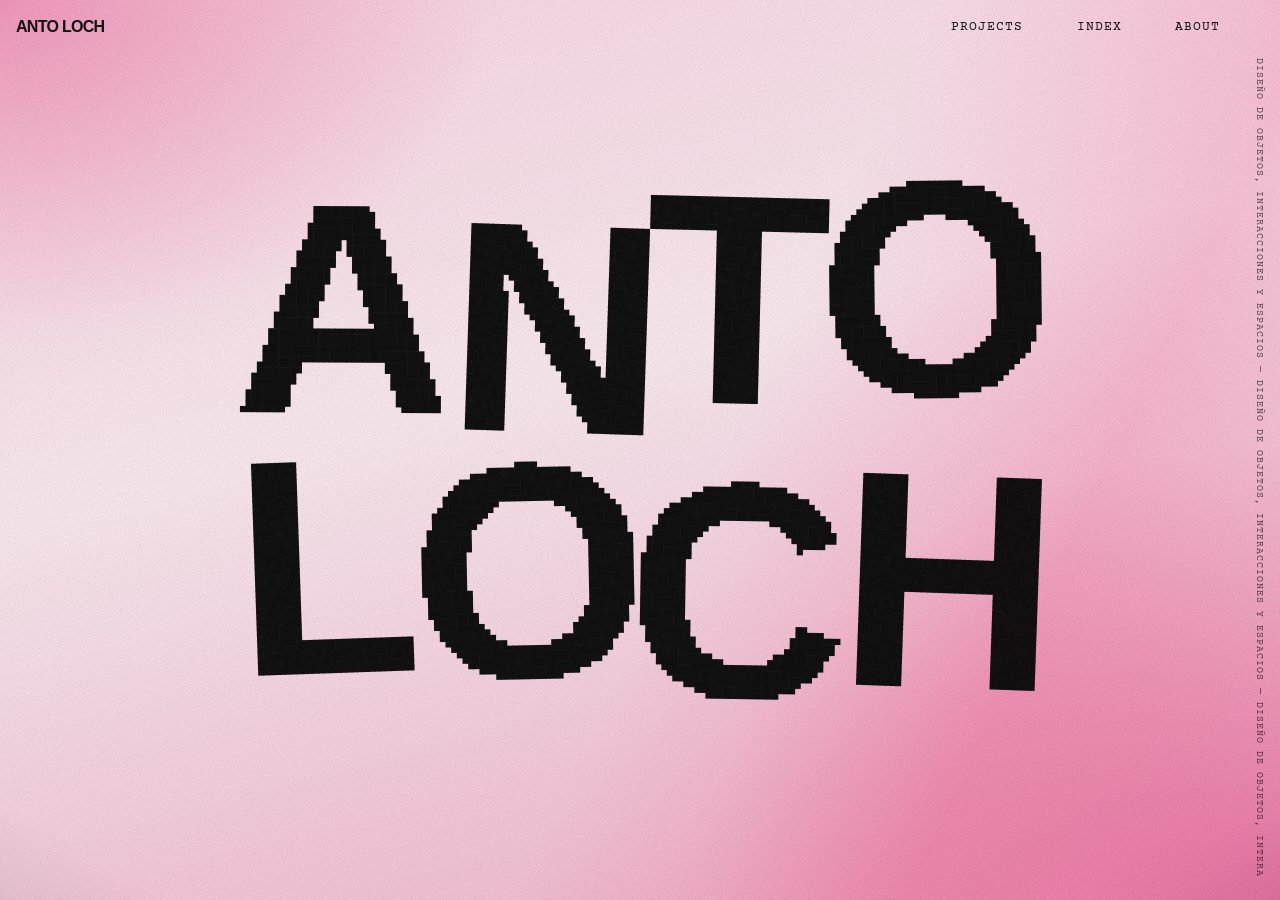
<file: index.html>
<!DOCTYPE html>
<html lang="es">
<head>
<meta charset="utf-8">
<meta name="viewport" content="width=device-width, initial-scale=1, viewport-fit=cover">
<title>Anto Loch</title>
<link rel="preconnect" href="https://fonts.googleapis.com">
<link href="https://fonts.googleapis.com/css2?family=Courier+Prime:wght@400;700&display=swap" rel="stylesheet">
<link rel="stylesheet" href="styles.css">
<link rel="stylesheet" href="cursor.css">
</head>
<body>

<header class="top">
  <a class="brand" href="index.html">ANTO LOCH</a>
  <nav class="menu" aria-label="Principal">
    <a href="projects.html">PROJECTS</a>
    <a href="projects.html#index">INDEX</a>
    <a href="about.html">ABOUT</a>
  </nav>
</header>

<main class="home">
  <h1 class="sr-only">Anto Loch</h1>
  <canvas id="hero" aria-hidden="true"></canvas>
  <div class="marquee" aria-hidden="true"><span id="mq"></span></div>
</main>

<div id="cursor" aria-hidden="true"></div>

<script src="script.js"></script>
<script src="cursor.js"></script>
</body>
</html>
</file>
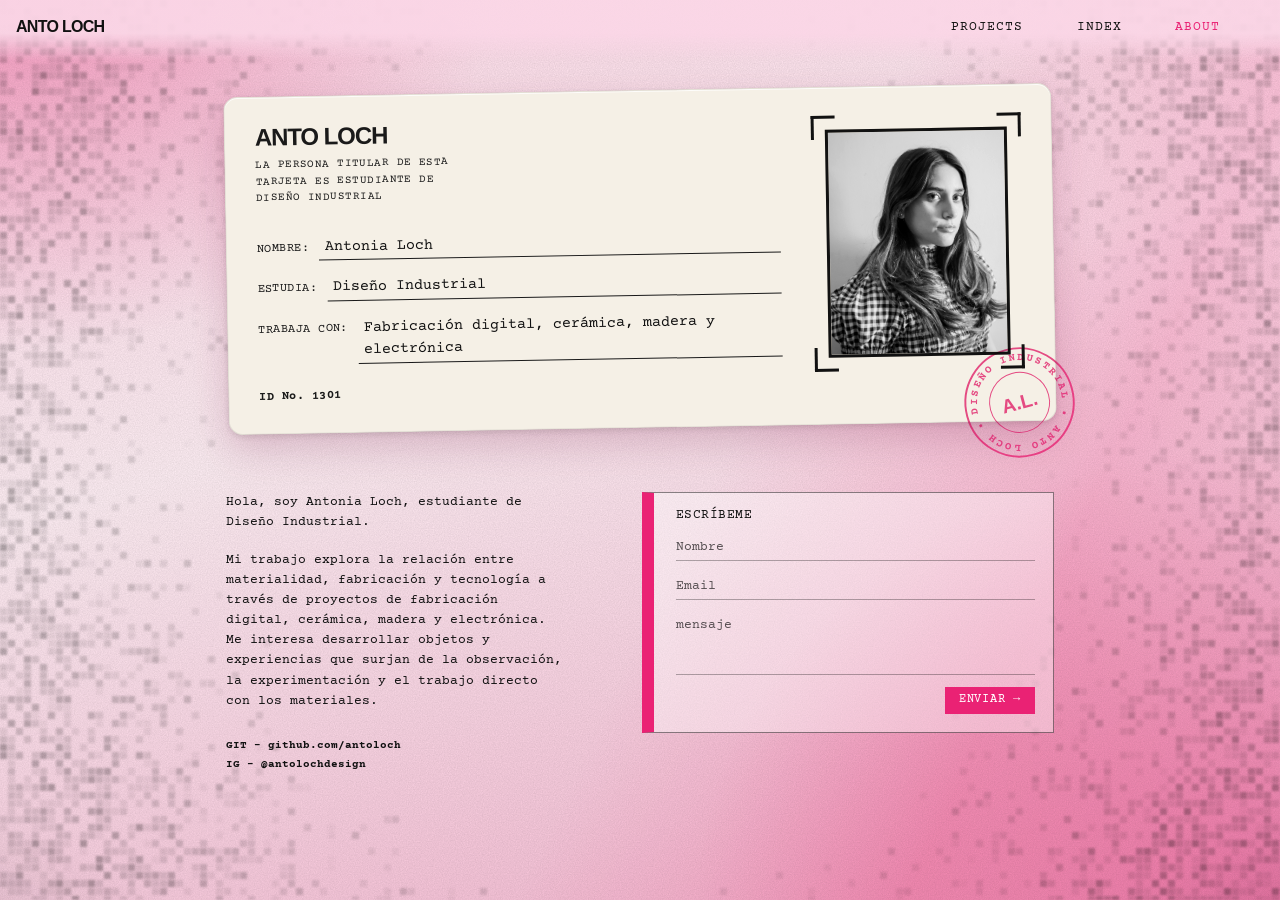
<file: about.html>
<!DOCTYPE html>
<html lang="es">
<head>
<meta charset="utf-8">
<meta name="viewport" content="width=device-width, initial-scale=1, viewport-fit=cover">
<title>About — Anto Loch</title>
<link rel="preconnect" href="https://fonts.googleapis.com">
<link href="https://fonts.googleapis.com/css2?family=Courier+Prime:wght@400;700&display=swap" rel="stylesheet">
<link rel="stylesheet" href="styles.css">
<link rel="stylesheet" href="cursor.css">
<link rel="stylesheet" href="pages.css">
<link rel="stylesheet" href="about.css">
</head>
<body class="page-about">

<canvas id="rain" aria-hidden="true"></canvas>

<header class="top">
  <a class="brand" href="index.html">ANTO LOCH</a>
  <nav class="menu" aria-label="Principal">
    <a href="projects.html">PROJECTS</a>
    <a href="projects.html#index" id="nav-index">INDEX</a>
    <a href="about.html" class="is-current">ABOUT</a>
  </nav>
</header>

<main class="about">
  <h1 class="sr-only">Antonia Loch — Sobre mí</h1>

  <!-- ===== TARJETA DE IDENTIDAD ===== -->
  <section class="id">
    <div class="id-info">
      <p class="id-brand">ANTO LOCH</p>
      <p class="id-sub">La persona titular de esta tarjeta es estudiante de Diseño Industrial</p>

      <dl class="id-fields">
        <div><dt>NOMBRE:</dt><dd>Antonia Loch</dd></div>
        <div><dt>ESTUDIA:</dt><dd>Diseño Industrial</dd></div>
        <div><dt>TRABAJA CON:</dt><dd>Fabricación digital, cerámica, madera y electrónica</dd></div>
      </dl>

      <p class="id-no">ID No. 1301</p>
    </div>

    <!-- TU FOTO: guárdala como images/about.jpg -->
    <div class="id-photo">
      <figure>
        <span>FOTO MÍA</span>
        <img src="images/about.png" alt="Antonia Loch" onerror="this.remove()">
      </figure>
    </div>

    <svg class="stamp" viewBox="0 0 120 120" aria-hidden="true">
      <defs><path id="sp" d="M60,60 m-44,0 a44,44 0 1,1 88,0 a44,44 0 1,1 -88,0"/></defs>
      <circle cx="60" cy="60" r="56" fill="none" stroke="currentColor" stroke-width="2"/>
      <circle cx="60" cy="60" r="31" fill="none" stroke="currentColor" stroke-width="1"/>
      <text font-size="11" font-weight="700" fill="currentColor" font-family="Courier Prime, monospace"><textPath href="#sp" textLength="268" lengthAdjust="spacing">DISEÑO INDUSTRIAL • ANTO LOCH •</textPath></text>
      <text x="60" y="67" text-anchor="middle" font-size="20" font-weight="700" fill="currentColor" font-family="Helvetica, Arial, sans-serif">A.L.</text>
    </svg>
  </section>

  <!-- ===== SOBRE MÍ + CONTACTO ===== -->
  <div class="rest">

    <section class="me">
      <p class="bio">Hola, soy Antonia Loch, estudiante de Diseño Industrial.</p>
      <p class="bio">Mi trabajo explora la relación entre materialidad, fabricación y tecnología a través de proyectos de fabricación digital, cerámica, madera y electrónica. Me interesa desarrollar objetos y experiencias que surjan de la observación, la experimentación y el trabajo directo con los materiales.</p>
      <ul class="links">
        <li>GIT - <a href="https://github.com/antoloch" target="_blank" rel="noopener">github.com/antoloch</a></li>
        <li>IG - <a href="https://instagram.com/antolochdesign" target="_blank" rel="noopener">@antolochdesign</a></li>
      </ul>
    </section>

    <form class="contact" id="contact">
      <p class="ttl">ESCRÍBEME</p>
      <label class="sr-only" for="c-name">Nombre</label>
      <input type="text" id="c-name" placeholder="Nombre" required>
      <label class="sr-only" for="c-mail">Email</label>
      <input type="email" id="c-mail" placeholder="Email" required>
      <label class="sr-only" for="c-msg">Mensaje</label>
      <textarea id="c-msg" rows="3" placeholder="mensaje" required></textarea>
      <button type="submit">ENVIAR →</button>
    </form>

  </div>

</main>

<script>
  /* al apretar ENVIAR se abre el correo del visitante con el mensaje listo */
  var CORREO = 'antolochm@gmail.com';
  document.getElementById('contact').addEventListener('submit', function(e){
    e.preventDefault();
    var n = document.getElementById('c-name').value,
        m = document.getElementById('c-mail').value,
        t = document.getElementById('c-msg').value;
    location.href = 'mailto:' + CORREO + '?subject=' + encodeURIComponent('Mensaje de ' + n) +
                    '&body=' + encodeURIComponent(t + '\n\n' + n + ' — ' + m);
  });
</script>

<div id="cursor" aria-hidden="true"></div>
<script src="about.js"></script>
<script src="cursor.js"></script>
</body>
</html>
</file>
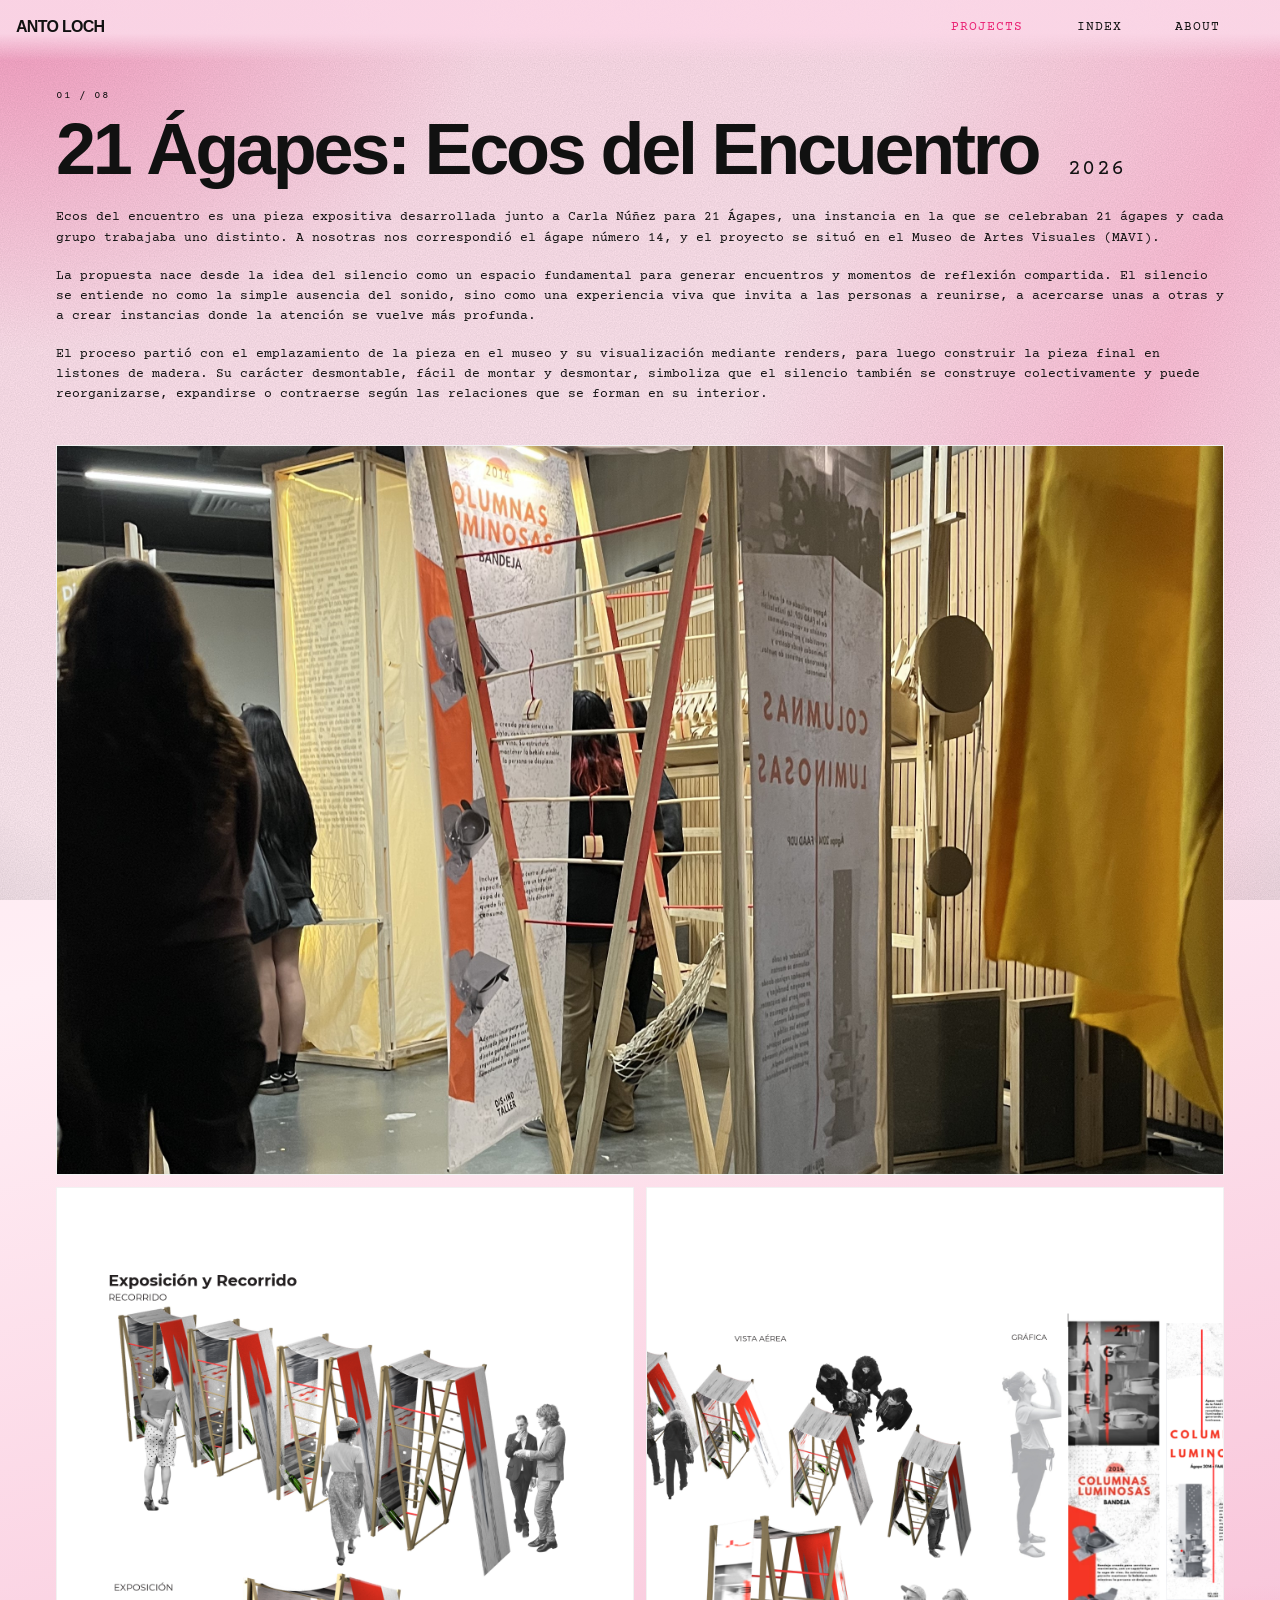
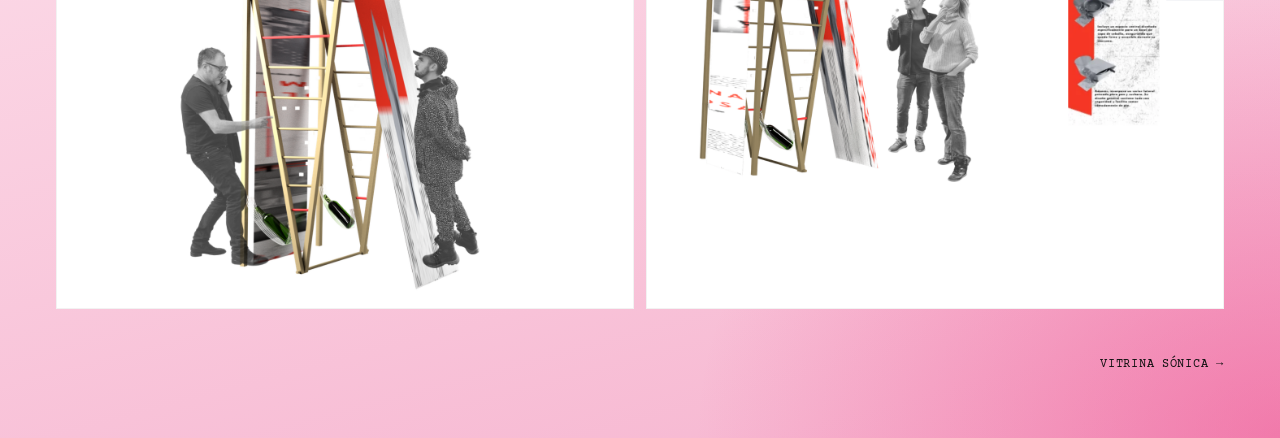
<file: proyecto-01.html>
<!DOCTYPE html>
<html lang="es">
<head>
<meta charset="utf-8">
<meta name="viewport" content="width=device-width, initial-scale=1, viewport-fit=cover">
<title>21 Ágapes: Ecos del Encuentro — Anto Loch</title>
<link rel="preconnect" href="https://fonts.googleapis.com">
<link href="https://fonts.googleapis.com/css2?family=Courier+Prime:wght@400;700&display=swap" rel="stylesheet">
<link rel="stylesheet" href="styles.css">
<link rel="stylesheet" href="cursor.css">
<link rel="stylesheet" href="pages.css">
<link rel="stylesheet" href="detail.css">
</head>
<body class="page-detail">

<header class="top">
  <a class="brand" href="index.html">ANTO LOCH</a>
  <nav class="menu" aria-label="Principal">
    <a href="projects.html" class="is-current">PROJECTS</a>
    <a href="projects.html#index" id="nav-index">INDEX</a>
    <a href="about.html">ABOUT</a>
  </nav>
</header>

<main class="detail">
  <article>
    <p class="num">01 / 08</p>
    <h1>21 Ágapes: Ecos del Encuentro <time class="year" datetime="2026">2026</time></h1>

    <div class="desc-cols">
      <p class="desc">
        Ecos del encuentro es una pieza expositiva desarrollada junto a Carla Núñez
        para 21 Ágapes, una instancia en la que se celebraban 21 ágapes y cada grupo
        trabajaba uno distinto. A nosotras nos correspondió el ágape número 14, y el
        proyecto se situó en el Museo de Artes Visuales (MAVI).
      </p>

      <p class="desc">
        La propuesta nace desde la idea del silencio como un espacio fundamental para
        generar encuentros y momentos de reflexión compartida. El silencio se entiende
        no como la simple ausencia del sonido, sino como una experiencia viva que
        invita a las personas a reunirse, a acercarse unas a otras y a crear
        instancias donde la atención se vuelve más profunda.
      </p>

      <p class="desc">
        El proceso partió con el emplazamiento de la pieza en el museo y su
        visualización mediante renders, para luego construir la pieza final en
        listones de madera. Su carácter desmontable, fácil de montar y desmontar,
        simboliza que el silencio también se construye colectivamente y puede
        reorganizarse, expandirse o contraerse según las relaciones que se forman en
        su interior.
      </p>
    </div>

    <section class="gallery" aria-label="Fotos del proyecto">
      <figure><img src="images/01-1.jpg" alt="21 Ágapes: Ecos del Encuentro — foto 1" onerror="this.remove()"></figure>
      <figure><img src="images/01-2.png" alt="21 Ágapes: Ecos del Encuentro — foto 2" onerror="this.remove()"></figure>
      <figure><img src="images/01-3.png" alt="21 Ágapes: Ecos del Encuentro — foto 3" onerror="this.remove()"></figure>
    </section>
  </article>

  <nav class="step" aria-label="Otros proyectos">
   <div style="display: flex; justify-content: flex-end; width: 100%;">
    <a href="proyecto-02.html">Vitrina Sónica →</a>
</div>

<div id="cursor" aria-hidden="true"></div>
<script src="cursor.js"></script>
</body>
</html>
</file>
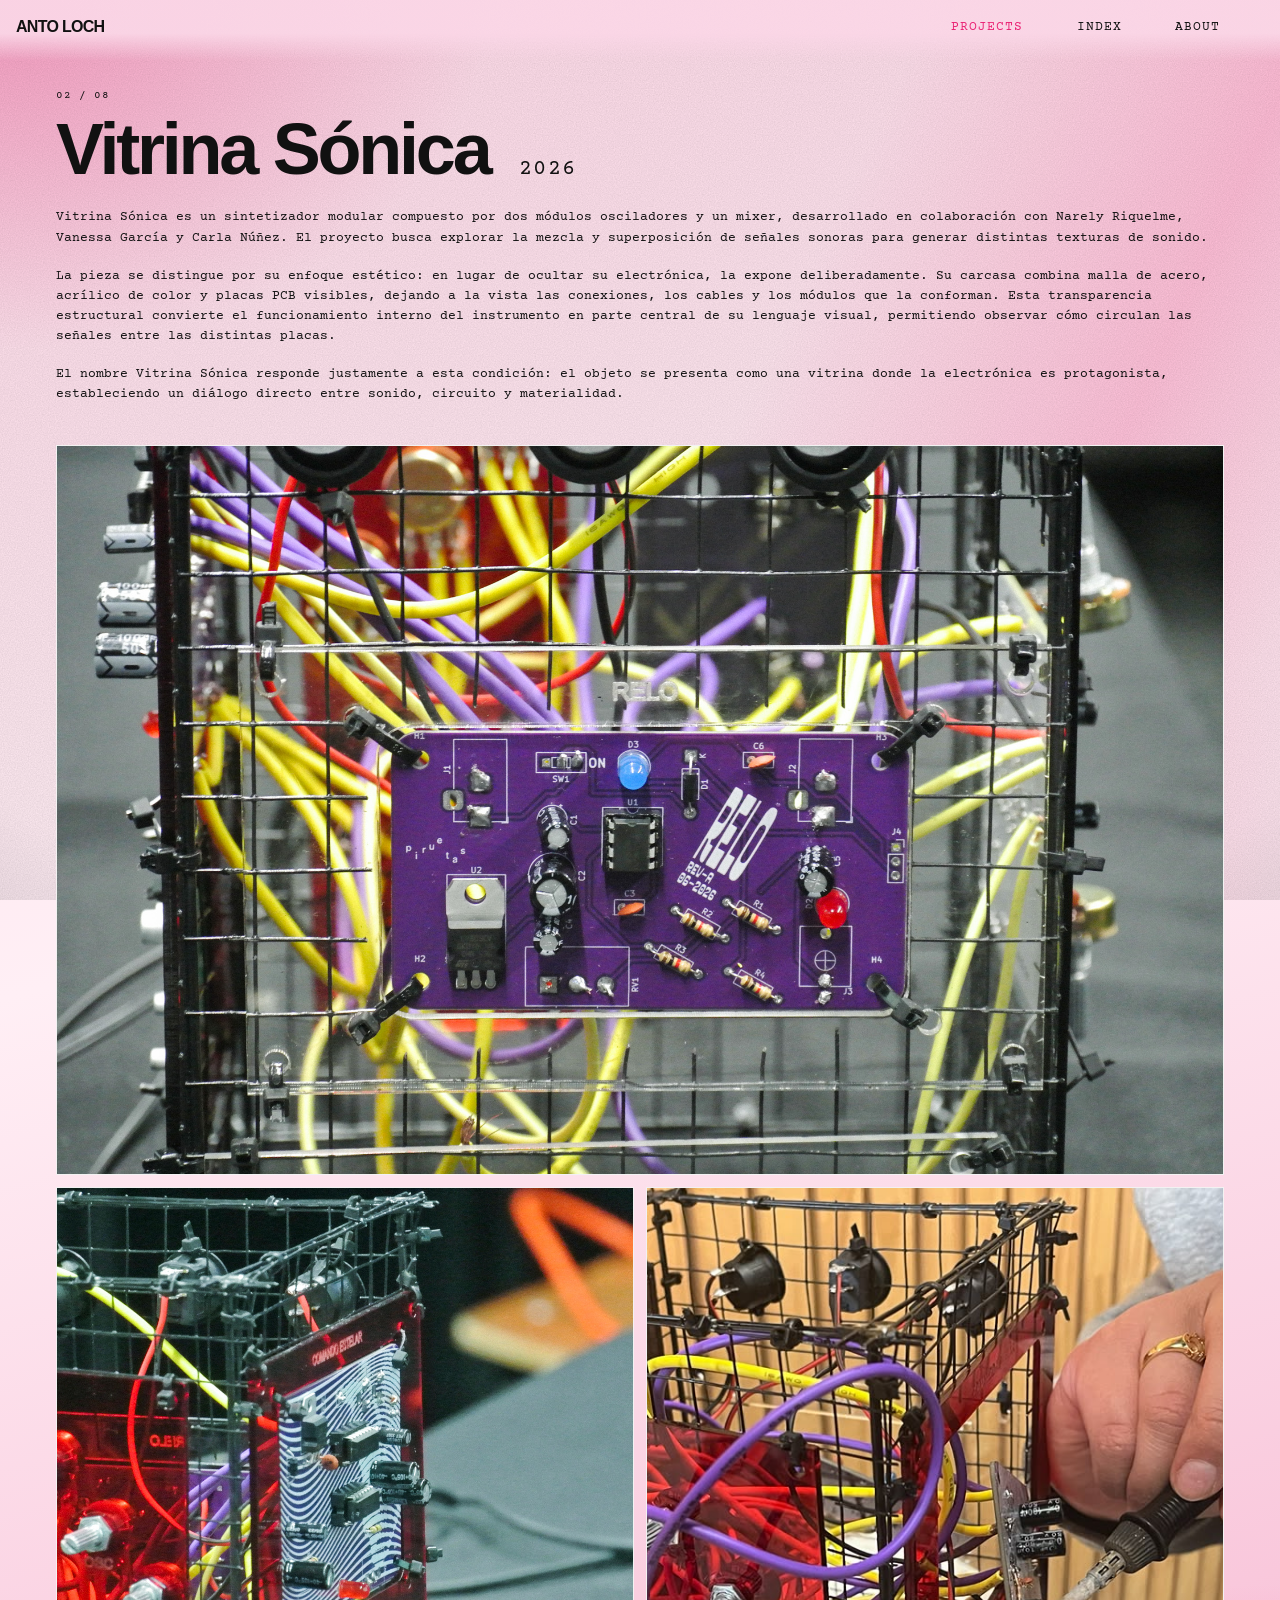
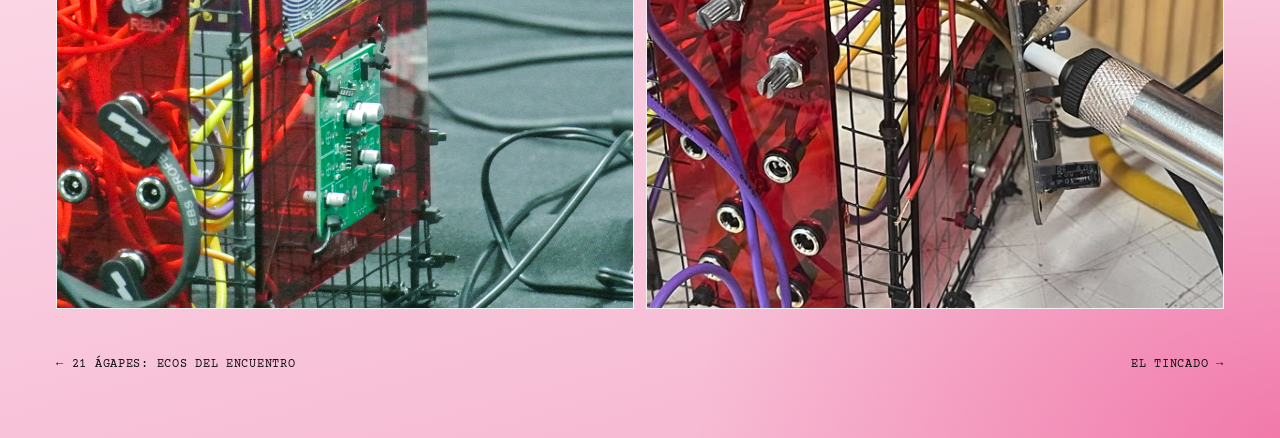
<file: proyecto-02.html>
<!DOCTYPE html>
<html lang="es">
<head>
<meta charset="utf-8">
<meta name="viewport" content="width=device-width, initial-scale=1, viewport-fit=cover">
<title>Vitrina Sónica — Anto Loch</title>
<link rel="preconnect" href="https://fonts.googleapis.com">
<link href="https://fonts.googleapis.com/css2?family=Courier+Prime:wght@400;700&display=swap" rel="stylesheet">
<link rel="stylesheet" href="styles.css">
<link rel="stylesheet" href="cursor.css">
<link rel="stylesheet" href="pages.css">
<link rel="stylesheet" href="detail.css">
</head>
<body class="page-detail">

<header class="top">
  <a class="brand" href="index.html">ANTO LOCH</a>
  <nav class="menu" aria-label="Principal">
    <a href="projects.html" class="is-current">PROJECTS</a>
    <a href="projects.html#index" id="nav-index">INDEX</a>
    <a href="about.html">ABOUT</a>
  </nav>
</header>

<main class="detail">
  <article>
    <p class="num">02 / 08</p>
    <h1>Vitrina Sónica <time class="year" datetime="2026">2026</time></h1>

    <div class="desc-cols">
     
      <p class="desc">
    Vitrina Sónica es un sintetizador modular compuesto por dos módulos
    osciladores y un mixer, desarrollado en colaboración con Narely Riquelme,
    Vanessa García y Carla Núñez. El proyecto busca explorar la mezcla y
    superposición de señales sonoras para generar distintas texturas de sonido.
  </p>
      <p class="desc">
       La pieza se distingue por su enfoque estético: en lugar de ocultar su
       electrónica, la expone deliberadamente. Su carcasa combina malla de acero,
       acrílico de color y placas PCB visibles, dejando a la vista las conexiones,
       los cables y los módulos que la conforman. Esta transparencia estructural
       convierte el funcionamiento interno del instrumento en parte central de su
       lenguaje visual, permitiendo observar cómo circulan las señales entre las
       distintas placas.
     </p>

      <p class="desc">
         El nombre Vitrina Sónica responde justamente a esta condición: el objeto se
         presenta como una vitrina donde la electrónica es protagonista, estableciendo
         un diálogo directo entre sonido, circuito y materialidad.
      </p>
    </div>
  
</p>
    <section class="gallery" aria-label="Fotos del proyecto">
      <figure><img src="images/02-1.jpg" alt="Vitrina Sónica — foto 1" onerror="this.remove()"></figure>
      <figure><img src="images/02-2.jpg" alt="Vitrina Sónica — foto 2" onerror="this.remove()"></figure>
      <figure><img src="images/02-3.jpeg" alt="Vitrina Sónica — foto 3" onerror="this.remove()"></figure>
    </section>
  </article>

  <nav class="step" aria-label="Otros proyectos">
    <a href="proyecto-01.html">← 21 Ágapes: Ecos del Encuentro</a>
    <a href="proyecto-03.html">El Tincado →</a>
  </nav>
</main>

<div id="cursor" aria-hidden="true"></div>
<script src="cursor.js"></script>
</body>
</html>
</file>
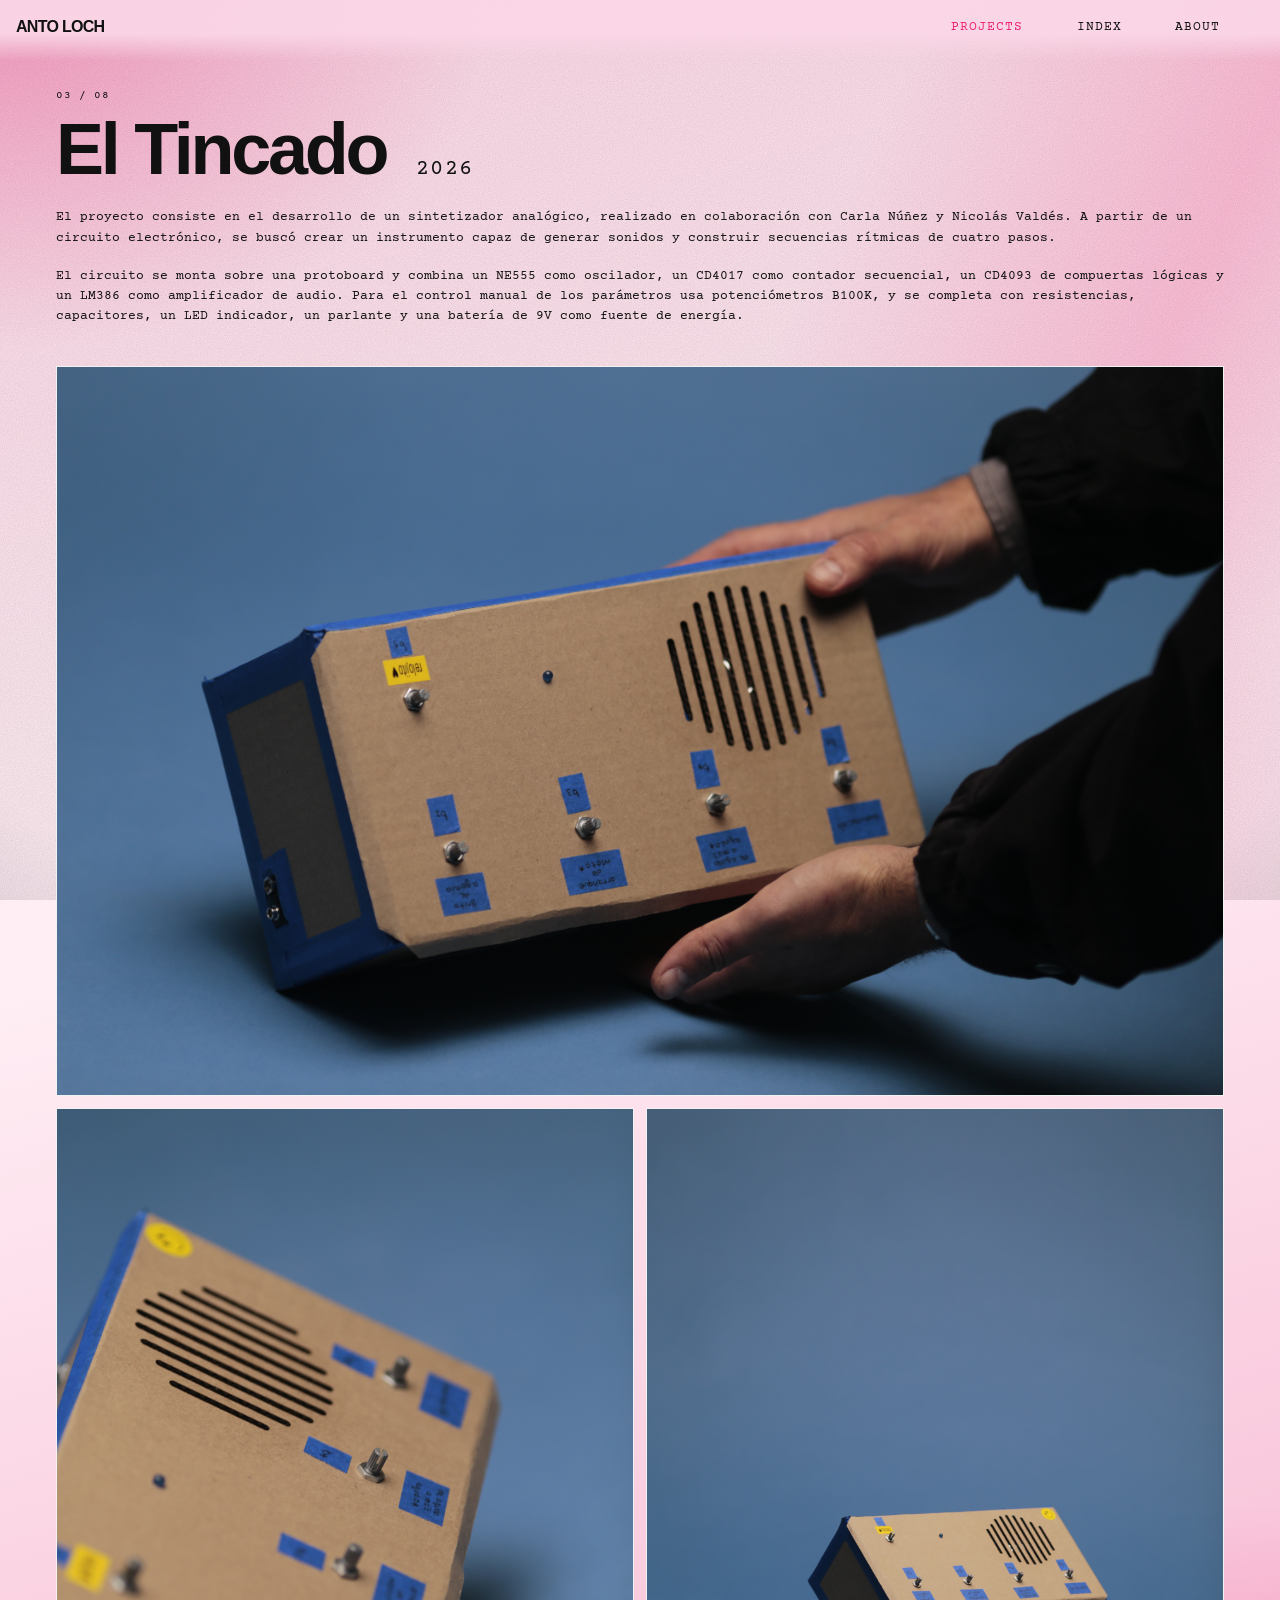
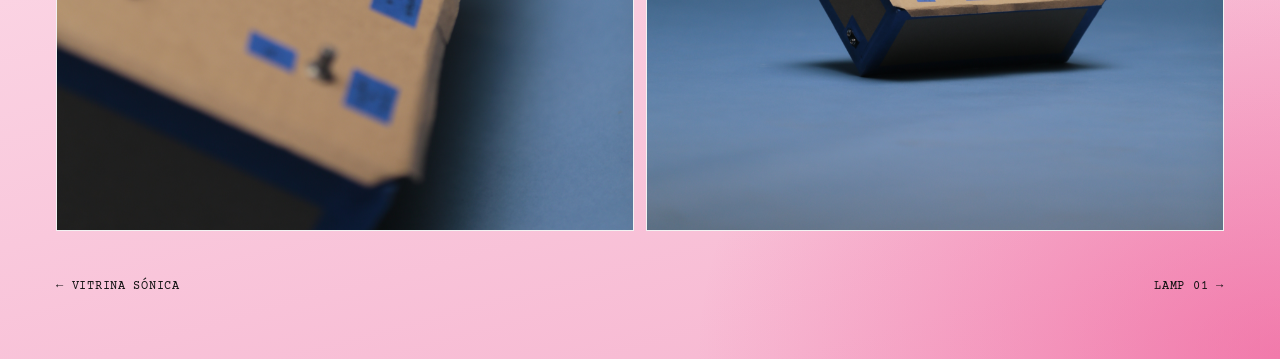
<file: proyecto-03.html>
<!DOCTYPE html>
<html lang="es">
<head>
<meta charset="utf-8">
<meta name="viewport" content="width=device-width, initial-scale=1, viewport-fit=cover">
<title>El Tincado — Anto Loch</title>
<link rel="preconnect" href="https://fonts.googleapis.com">
<link href="https://fonts.googleapis.com/css2?family=Courier+Prime:wght@400;700&display=swap" rel="stylesheet">
<link rel="stylesheet" href="styles.css">
<link rel="stylesheet" href="cursor.css">
<link rel="stylesheet" href="pages.css">
<link rel="stylesheet" href="detail.css">
</head>
<body class="page-detail">

<header class="top">
  <a class="brand" href="index.html">ANTO LOCH</a>
  <nav class="menu" aria-label="Principal">
    <a href="projects.html" class="is-current">PROJECTS</a>
    <a href="projects.html#index" id="nav-index">INDEX</a>
    <a href="about.html">ABOUT</a>
  </nav>
</header>

<main class="detail">
  <article>
    <p class="num">03 / 08</p>
  
<h1>El Tincado <time class="year" datetime="2026">2026</time></h1>

    <div class="desc-cols">
      <p class="desc">
    El proyecto consiste en el desarrollo de un sintetizador analógico,
    realizado en colaboración con Carla Núñez y Nicolás Valdés. A partir
    de un circuito electrónico, se buscó crear un instrumento capaz de
    generar sonidos y construir secuencias rítmicas de cuatro pasos.
      </p>

      <p class="desc">
       El circuito se monta sobre una protoboard y combina un NE555 como oscilador,
       un CD4017 como contador secuencial, un CD4093 de compuertas lógicas y un
       LM386 como amplificador de audio. Para el control manual de los parámetros
       usa potenciómetros B100K, y se completa con resistencias, capacitores, un
       LED indicador, un parlante y una batería de 9V como fuente de energía.
</p>
     </p>

    </div>

    <section class="gallery" aria-label="Fotos del proyecto">
      <figure><img src="images/03-1.jpg" alt="El Tincado — foto 1" onerror="this.remove()"></figure>
      <figure><img src="images/03-2.jpg" alt="El Tincado — foto 2" onerror="this.remove()"></figure>
      <figure><img src="images/03-3.jpg" alt="El Tincado — foto 3" onerror="this.remove()"></figure>
    </section>
  </article>

  <nav class="step" aria-label="Otros proyectos">
    <a href="proyecto-02.html">← Vitrina Sónica</a>
    <a href="proyecto-04.html">Lamp 01 →</a>
  </nav>
</main>

<div id="cursor" aria-hidden="true"></div>
<script src="cursor.js"></script>
</body>
</html>
</file>
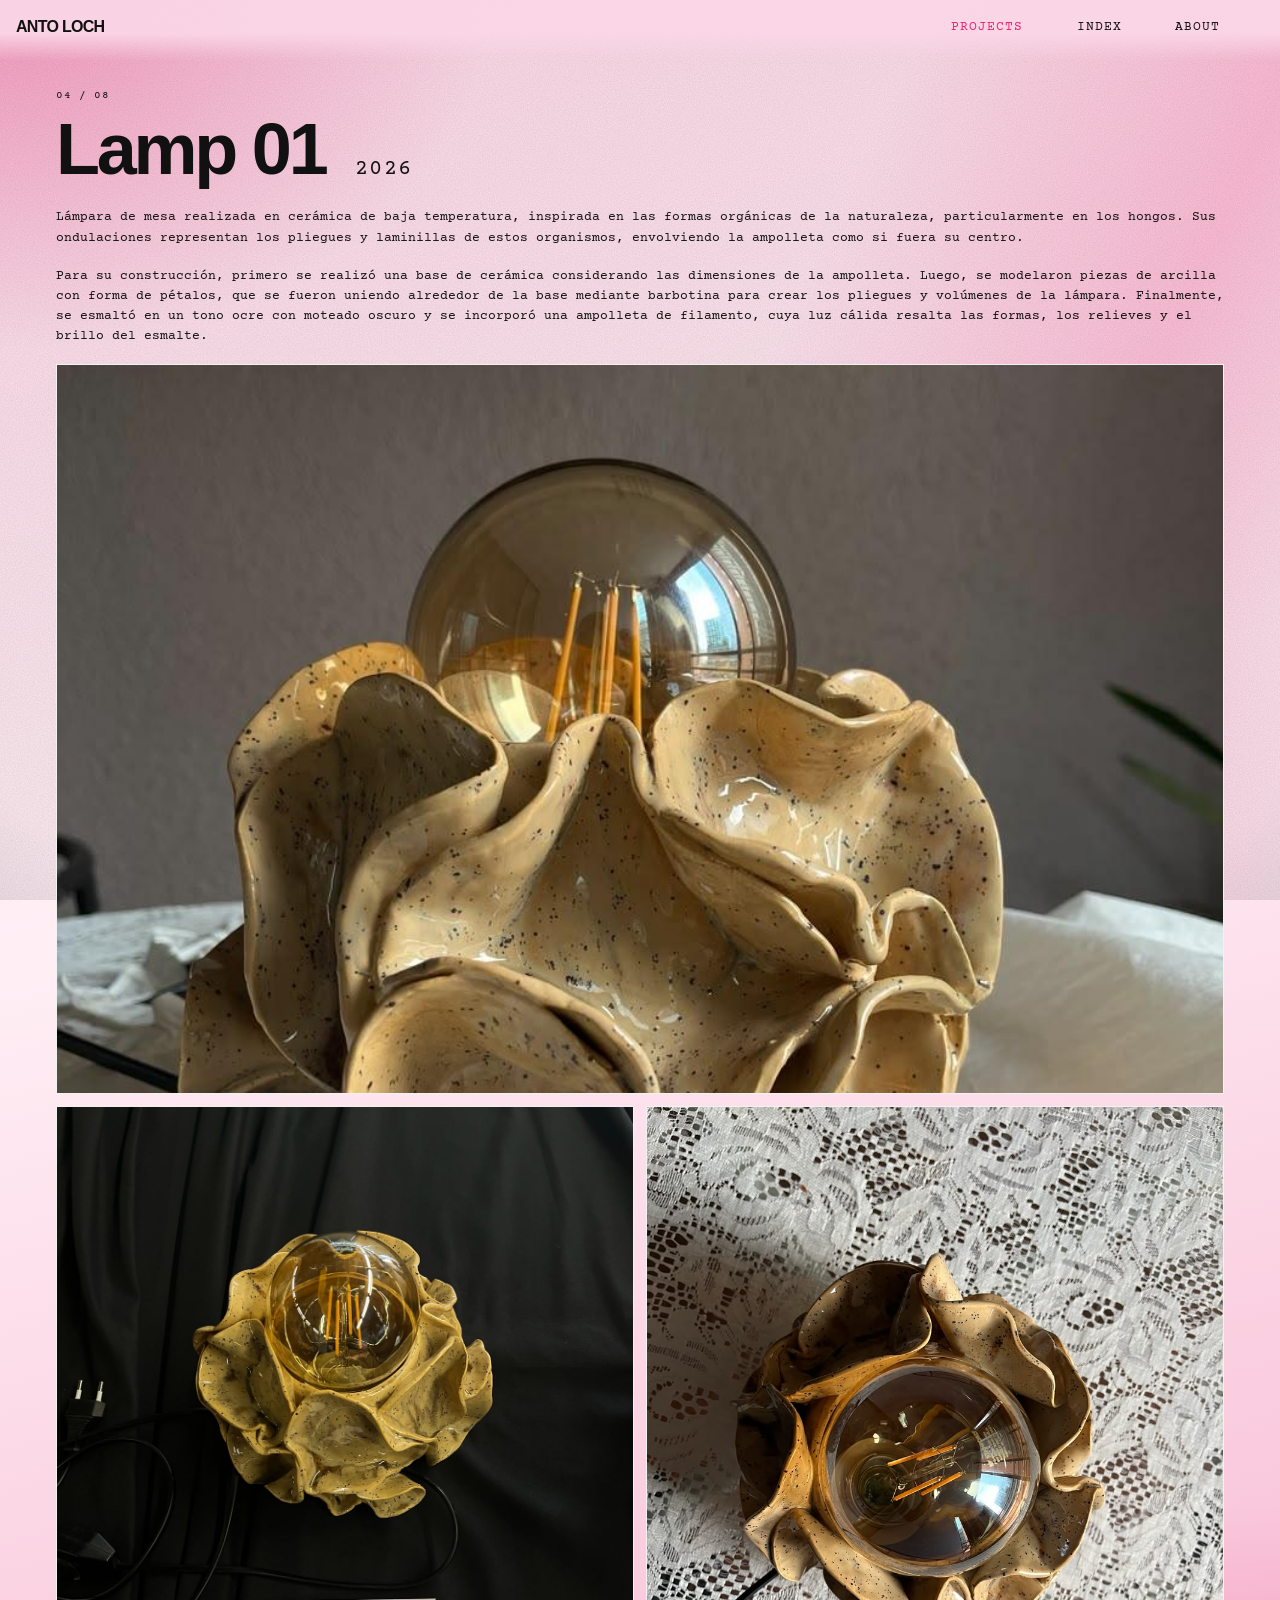
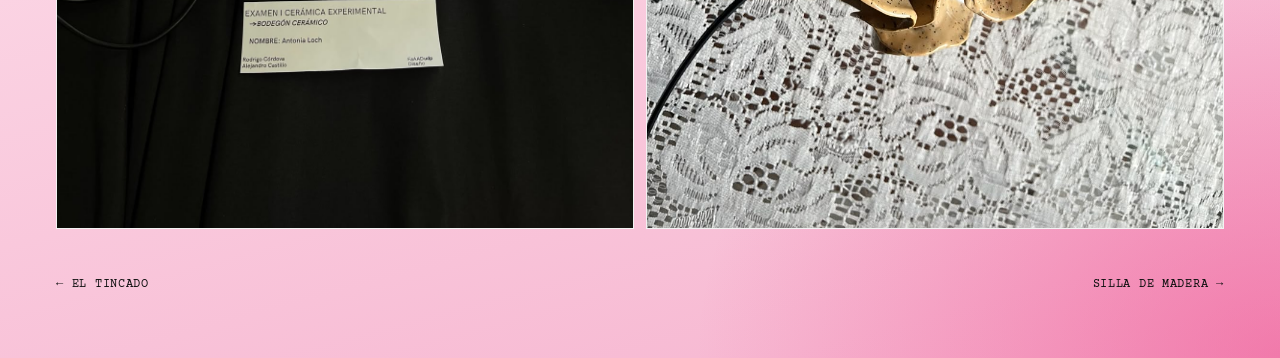
<file: proyecto-04.html>
<!DOCTYPE html>
<html lang="es">
<head>
<meta charset="utf-8">
<meta name="viewport" content="width=device-width, initial-scale=1, viewport-fit=cover">
<title>Lamp 01 — Anto Loch</title>
<link rel="preconnect" href="https://fonts.googleapis.com">
<link href="https://fonts.googleapis.com/css2?family=Courier+Prime:wght@400;700&display=swap" rel="stylesheet">
<link rel="stylesheet" href="styles.css">
<link rel="stylesheet" href="cursor.css">
<link rel="stylesheet" href="pages.css">
<link rel="stylesheet" href="detail.css">
</head>
<body class="page-detail">

<header class="top">
  <a class="brand" href="index.html">ANTO LOCH</a>
  <nav class="menu" aria-label="Principal">
    <a href="projects.html" class="is-current">PROJECTS</a>
    <a href="projects.html#index" id="nav-index">INDEX</a>
    <a href="about.html">ABOUT</a>
  </nav>
</header>

<main class="detail">
  <article>
    <p class="num">04 / 08</p>
    <h1>Lamp 01 <time class="year" datetime="2026">2026</time></h1>
     <div class="desc-cols">
      
<p class="desc">
Lámpara de mesa realizada en cerámica de baja temperatura, inspirada en las formas orgánicas de la naturaleza, particularmente en los hongos. Sus ondulaciones representan los pliegues y laminillas de estos organismos, envolviendo la ampolleta como si fuera su centro.
</p>

<p class="desc">
Para su construcción, primero se realizó una base de cerámica considerando las dimensiones de la ampolleta. Luego, se modelaron piezas de arcilla con forma de pétalos, que se fueron uniendo alrededor de la base mediante barbotina para crear los pliegues y volúmenes de la lámpara. Finalmente, se esmaltó en un tono ocre con moteado oscuro y se incorporó una ampolleta de filamento, cuya luz cálida resalta las formas, los relieves y el brillo del esmalte.
</p>

    <section class="gallery" aria-label="Fotos del proyecto">
      <figure><img src="images/04-1.jpeg" alt="Lamp 01 — foto 1" onerror="this.remove()"></figure>
      <figure><img src="images/04-2.jpeg" alt="Lamp 01 — foto 2" onerror="this.remove()"></figure>
      <figure><img src="images/04-3.jpeg" alt="Lamp 01 — foto 3" onerror="this.remove()"></figure>
    </section>
  </article>

  <nav class="step" aria-label="Otros proyectos">
    <a href="proyecto-03.html">← El Tincado</a>
    <a href="proyecto-05.html">Silla de Madera →</a>
  </nav>
</main>

<div id="cursor" aria-hidden="true"></div>
<script src="cursor.js"></script>
</body>
</html>
</file>
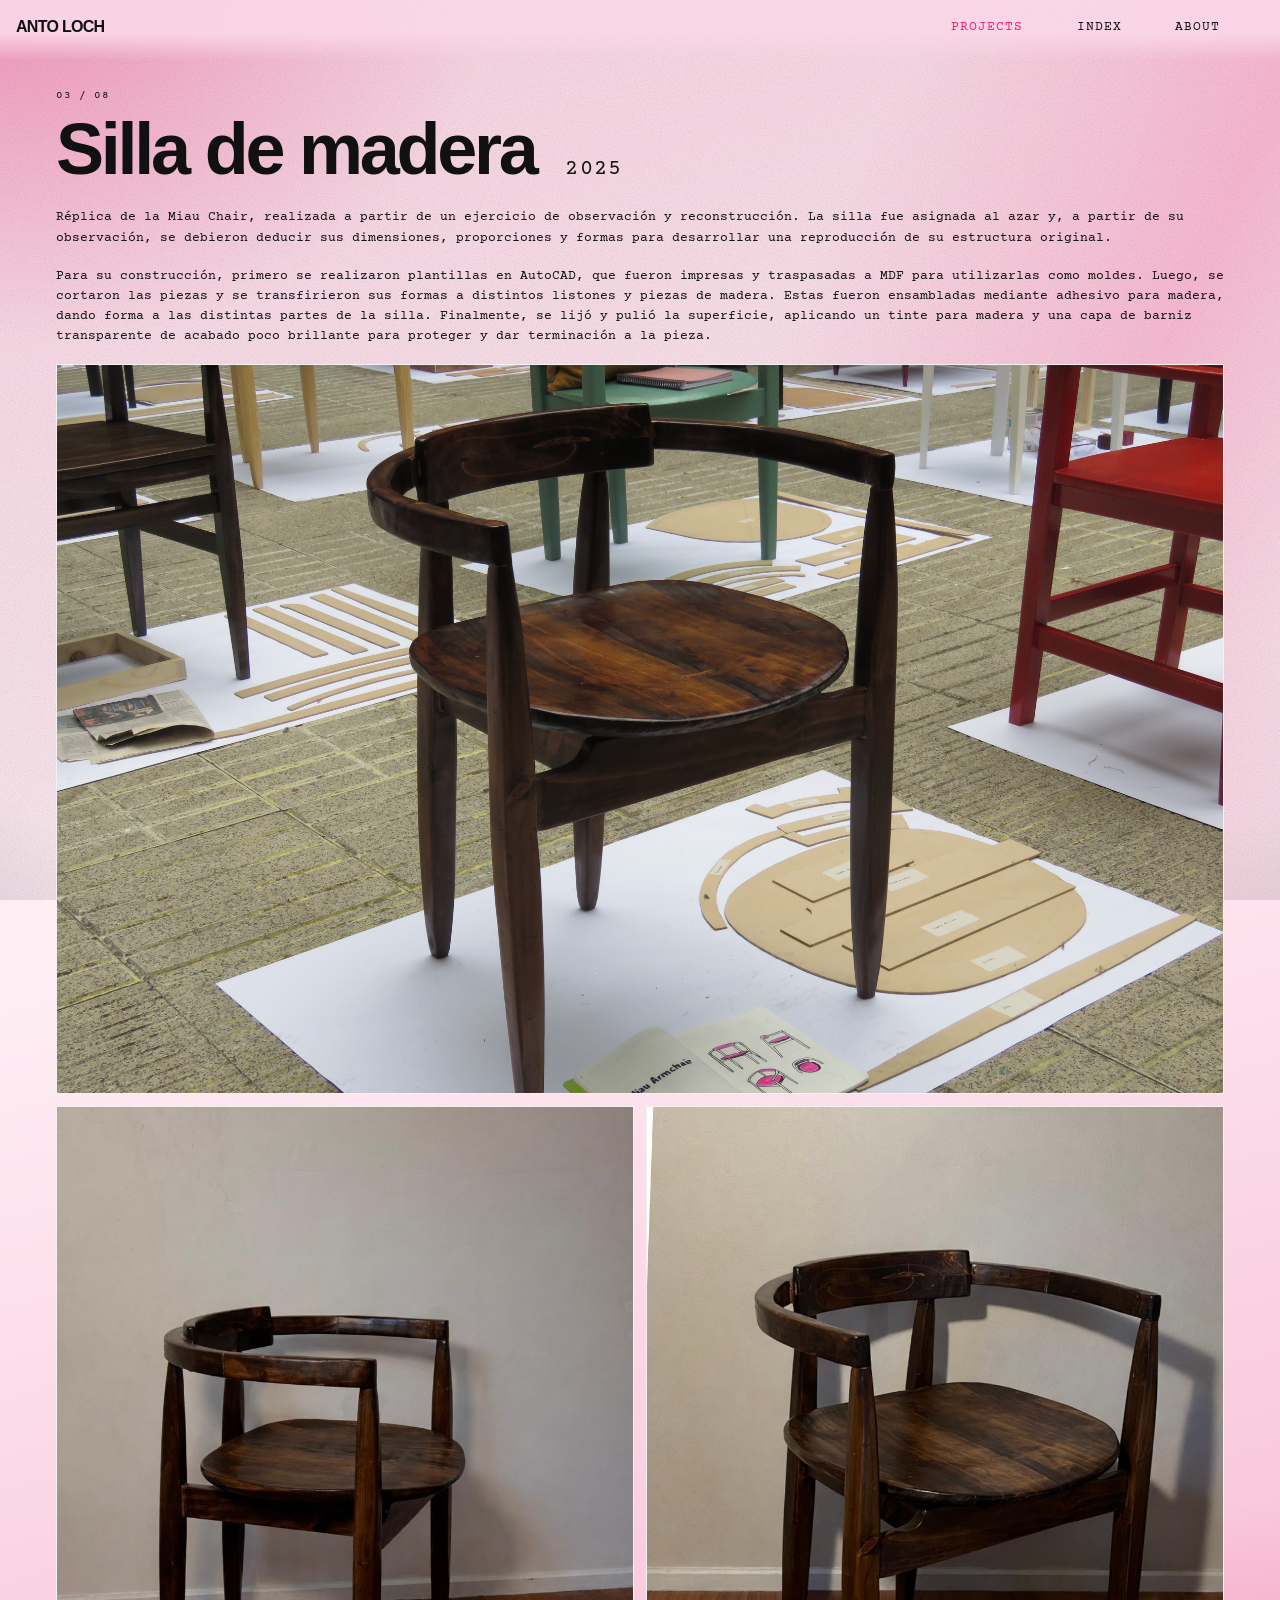
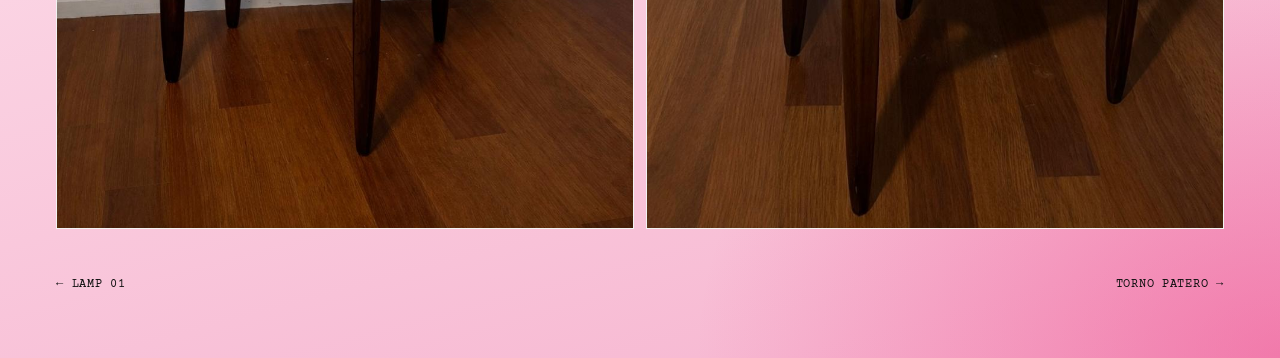
<file: proyecto-05.html>
<!DOCTYPE html>
<html lang="es">
<head>
<meta charset="utf-8">
<meta name="viewport" content="width=device-width, initial-scale=1, viewport-fit=cover">
<title>Silla de Madera — Anto Loch</title>
<link rel="preconnect" href="https://fonts.googleapis.com">
<link href="https://fonts.googleapis.com/css2?family=Courier+Prime:wght@400;700&display=swap" rel="stylesheet">
<link rel="stylesheet" href="styles.css">
<link rel="stylesheet" href="cursor.css">
<link rel="stylesheet" href="pages.css">
<link rel="stylesheet" href="detail.css">
</head>
<body class="page-detail">

<header class="top">
  <a class="brand" href="index.html">ANTO LOCH</a>
  <nav class="menu" aria-label="Principal">
    <a href="projects.html" class="is-current">PROJECTS</a>
    <a href="projects.html#index" id="nav-index">INDEX</a>
    <a href="about.html">ABOUT</a>
  </nav>
</header>

<main class="detail">
  <article>
    
     <p class="num">03 / 08</p>
  
  <h1>Silla de madera <time class="year" datetime="2025">2025</time></h1>

    <div class="desc-cols">

<p class="desc">
Réplica de la Miau Chair, realizada a partir de un ejercicio de observación y reconstrucción. La silla fue asignada al azar y, a partir de su observación, se debieron deducir sus dimensiones, proporciones y formas para desarrollar una reproducción de su estructura original.
</p>

<p class="desc">
Para su construcción, primero se realizaron plantillas en AutoCAD, que fueron impresas y traspasadas a MDF para utilizarlas como moldes. Luego, se cortaron las piezas y se transfirieron sus formas a distintos listones y piezas de madera. Estas fueron ensambladas mediante adhesivo para madera, dando forma a las distintas partes de la silla. Finalmente, se lijó y pulió la superficie, aplicando un tinte para madera y una capa de barniz transparente de acabado poco brillante para proteger y dar terminación a la pieza.
</p>

    <section class="gallery" aria-label="Fotos del proyecto">
      <figure><img src="images/05-1.jpg" alt="Silla de Madera — foto 1" onerror="this.remove()"></figure>
      <figure><img src="images/05-2.jpg" alt="Silla de Madera — foto 2" onerror="this.remove()"></figure>
      <figure><img src="images/05-3.jpg" alt="Silla de Madera — foto 3" onerror="this.remove()"></figure>
    </section>
  </article>

  <nav class="step" aria-label="Otros proyectos">
    <a href="proyecto-04.html">← Lamp 01</a>
    <a href="proyecto-06.html">Torno Patero →</a>
  </nav>
</main>

<div id="cursor" aria-hidden="true"></div>
<script src="cursor.js"></script>
</body>
</html>
</file>
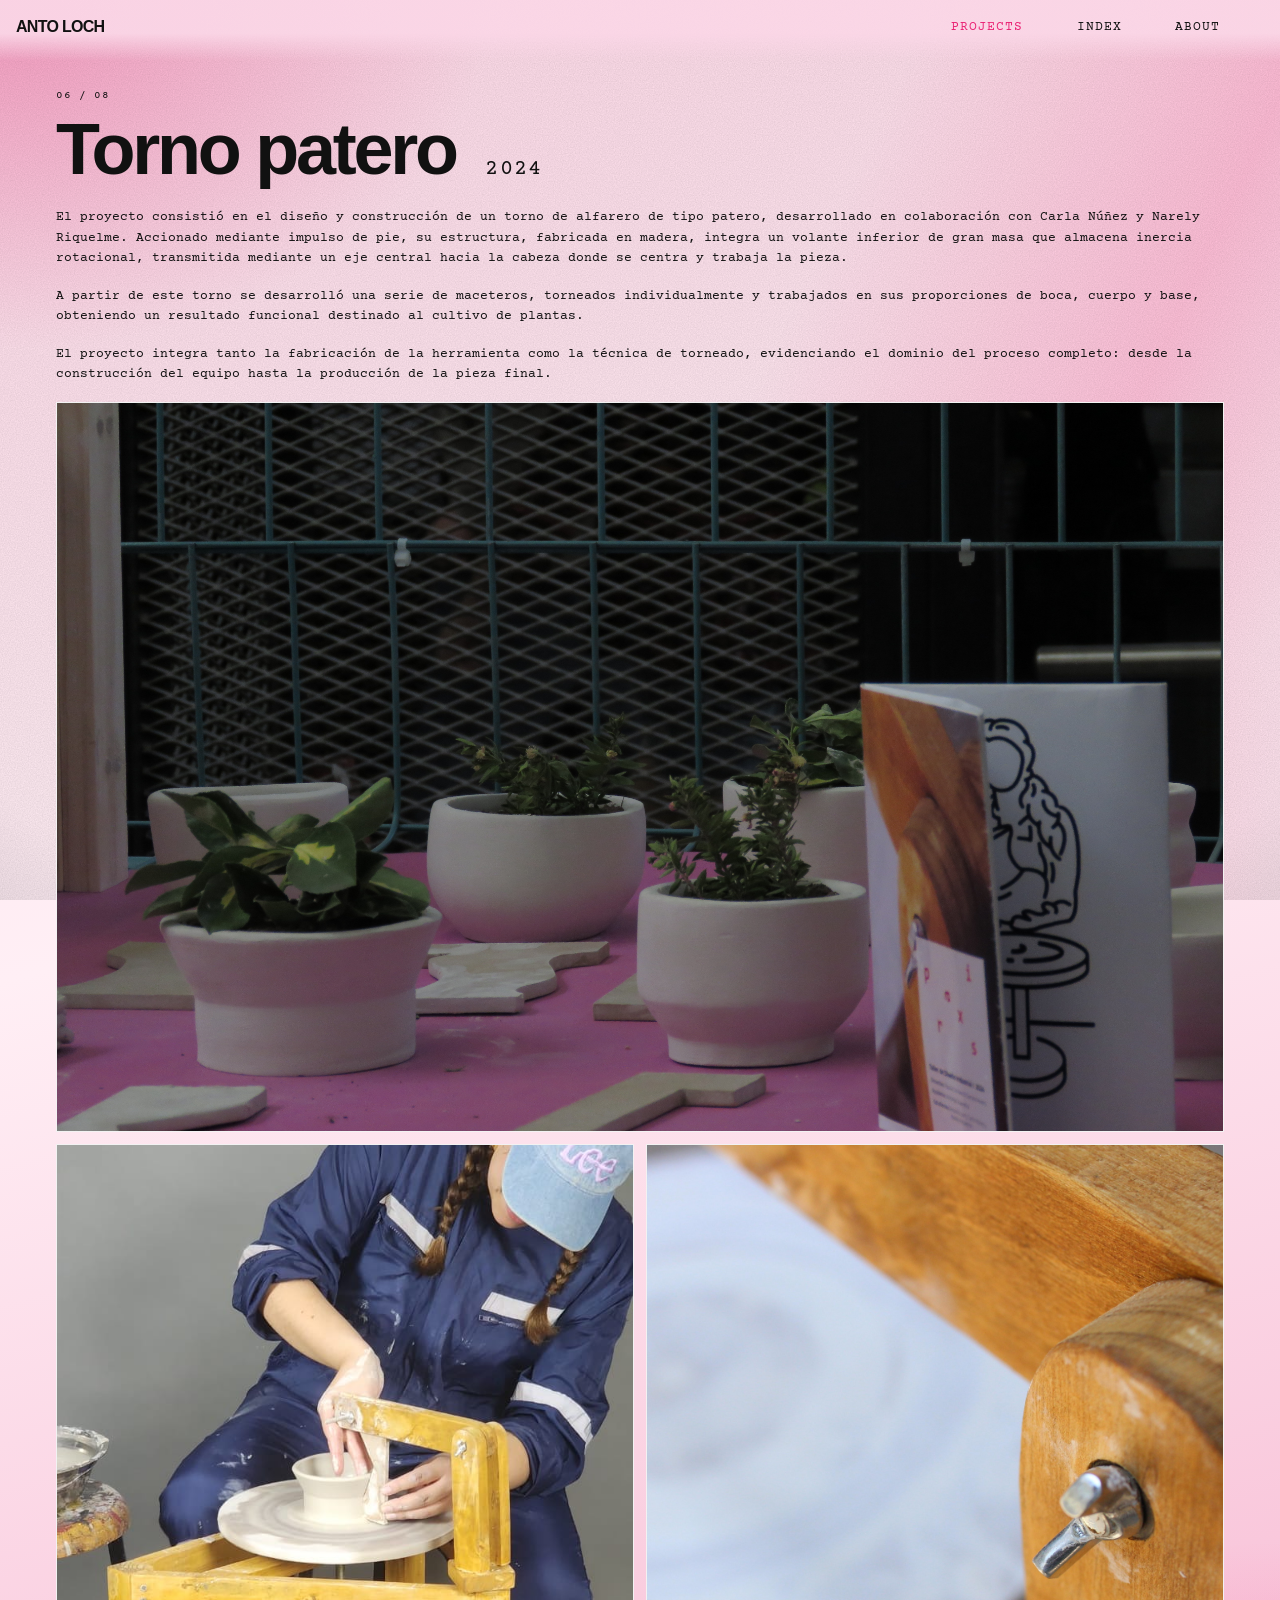
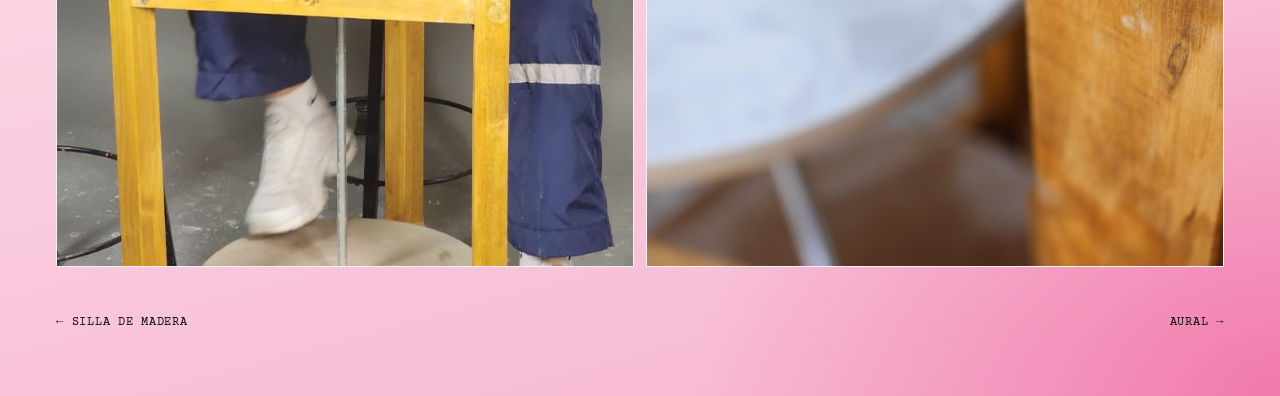
<file: proyecto-06.html>
<!DOCTYPE html>
<html lang="es">
<head>
<meta charset="utf-8">
<meta name="viewport" content="width=device-width, initial-scale=1, viewport-fit=cover">
<title>Torno Patero — Anto Loch</title>
<link rel="preconnect" href="https://fonts.googleapis.com">
<link href="https://fonts.googleapis.com/css2?family=Courier+Prime:wght@400;700&display=swap" rel="stylesheet">
<link rel="stylesheet" href="styles.css">
<link rel="stylesheet" href="cursor.css">
<link rel="stylesheet" href="pages.css">
<link rel="stylesheet" href="detail.css">
</head>
<body class="page-detail">

<header class="top">
  <a class="brand" href="index.html">ANTO LOCH</a>
  <nav class="menu" aria-label="Principal">
    <a href="projects.html" class="is-current">PROJECTS</a>
    <a href="projects.html#index" id="nav-index">INDEX</a>
    <a href="about.html">ABOUT</a>
  </nav>
</header>

<main class="detail">
  <article>
    <p class="num">06 / 08</p>
   
<h1>Torno patero <time class="year" datetime="2024">2024</time></h1>

    <div class="desc-cols">

<p class="desc">
 El proyecto consistió en el diseño y construcción de un torno de alfarero de tipo patero, desarrollado en colaboración con Carla Núñez y Narely Riquelme. Accionado mediante impulso de pie, su estructura, fabricada en madera, integra un volante inferior de gran masa que almacena inercia rotacional, transmitida mediante un eje central hacia la cabeza donde se centra y trabaja la pieza.
</p>


<p class="desc">
  A partir de este torno se desarrolló una serie de maceteros, torneados
  individualmente y trabajados en sus proporciones de boca, cuerpo y base,
  obteniendo un resultado funcional destinado al cultivo de plantas.
</p>

<p class="desc">
  El proyecto integra tanto la fabricación de la herramienta como la técnica de
  torneado, evidenciando el dominio del proceso completo: desde la construcción
  del equipo hasta la producción de la pieza final.
</p>
    <section class="gallery" aria-label="Fotos del proyecto">
      <figure><img src="images/06-1.jpg" alt="Torno Patero — foto 1" onerror="this.remove()"></figure>
      <figure><img src="images/06-2.jpg" alt="Torno Patero — foto 2" onerror="this.remove()"></figure>
      <figure><img src="images/06-3.jpg" alt="Torno Patero — foto 3" onerror="this.remove()"></figure>
    </section>
  </article>

  <nav class="step" aria-label="Otros proyectos">
    <a href="proyecto-05.html">← Silla de Madera</a>
    <a href="proyecto-07.html">Aural →</a>
  </nav>
</main>

<div id="cursor" aria-hidden="true"></div>
<script src="cursor.js"></script>
</body>
</html>
</file>
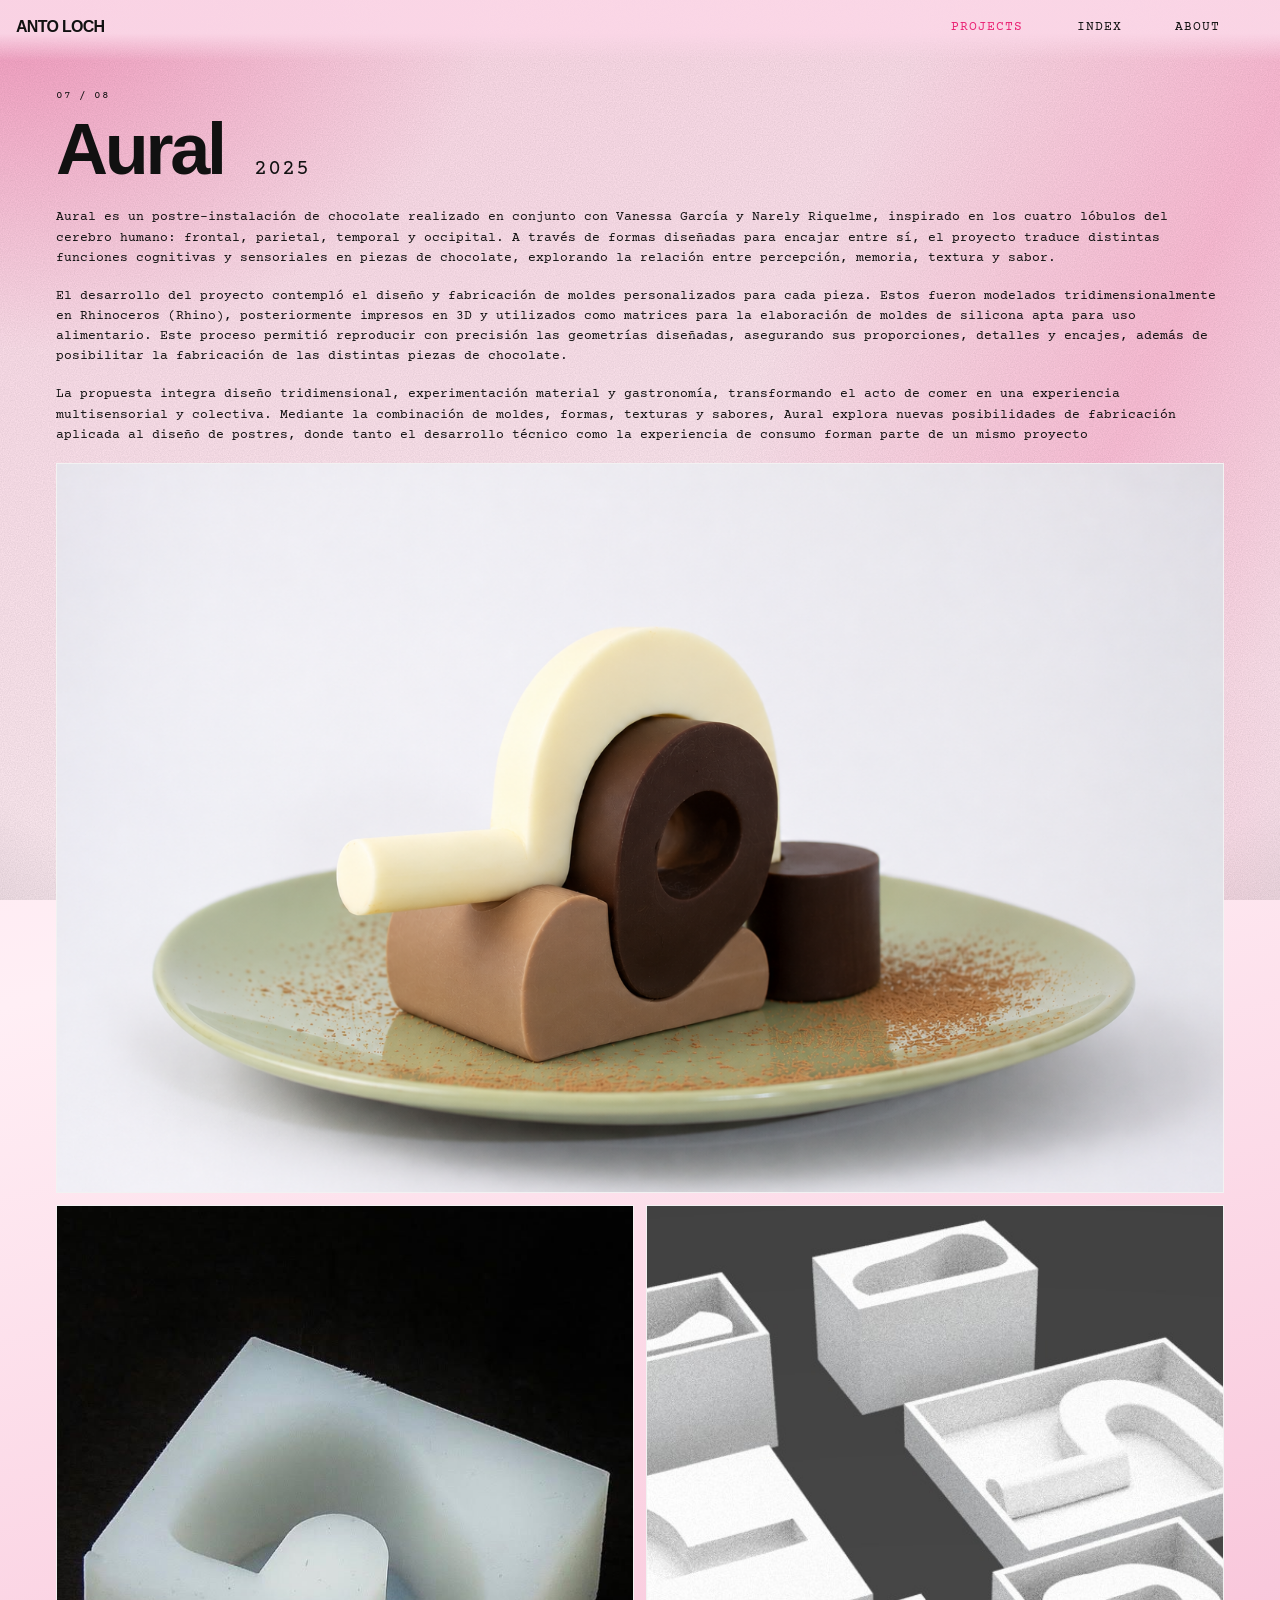
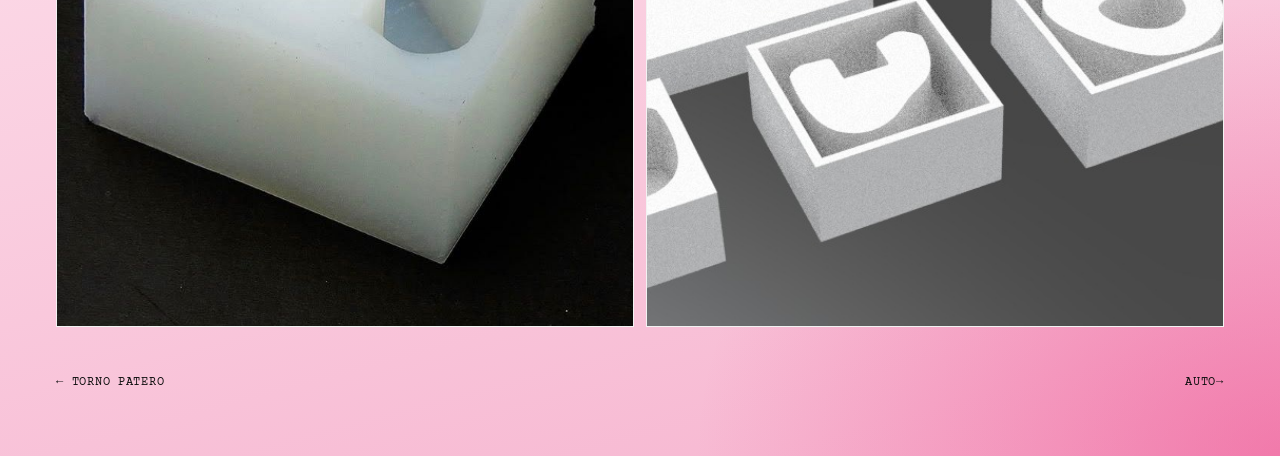
<file: proyecto-07.html>
<!DOCTYPE html>
<html lang="es">
<head>
<meta charset="utf-8">
<meta name="viewport" content="width=device-width, initial-scale=1, viewport-fit=cover">
<title>Aural — Anto Loch</title>
<link rel="preconnect" href="https://fonts.googleapis.com">
<link href="https://fonts.googleapis.com/css2?family=Courier+Prime:wght@400;700&display=swap" rel="stylesheet">
<link rel="stylesheet" href="styles.css">
<link rel="stylesheet" href="cursor.css">
<link rel="stylesheet" href="pages.css">
<link rel="stylesheet" href="detail.css">
</head>
<body class="page-detail">

<header class="top">
  <a class="brand" href="index.html">ANTO LOCH</a>
  <nav class="menu" aria-label="Principal">
    <a href="projects.html" class="is-current">PROJECTS</a>
    <a href="projects.html#index" id="nav-index">INDEX</a>
    <a href="about.html">ABOUT</a>
  </nav>
</header>

<main class="detail">
  <article>
    <p class="num">07 / 08</p>
  <h1>Aural <time class="year" datetime="2025">2025</time></h1>

    <div class="desc-cols">


<p class="desc">
Aural es un postre-instalación de chocolate realizado en conjunto con Vanessa García y Narely Riquelme, inspirado en los cuatro lóbulos del cerebro humano: frontal, parietal, temporal y occipital. A través de formas diseñadas para encajar entre sí, el proyecto traduce distintas funciones cognitivas y sensoriales en piezas de chocolate, explorando la relación entre percepción, memoria, textura y sabor.
</p>

<p class="desc">
El desarrollo del proyecto contempló el diseño y fabricación de moldes personalizados para cada pieza. Estos fueron modelados tridimensionalmente en Rhinoceros (Rhino), posteriormente impresos en 3D y utilizados como matrices para la elaboración de moldes de silicona apta para uso alimentario. Este proceso permitió reproducir con precisión las geometrías diseñadas, asegurando sus proporciones, detalles y encajes, además de posibilitar la fabricación de las distintas piezas de chocolate.
</p>

<p class="desc">
La propuesta integra diseño tridimensional, experimentación material y gastronomía, transformando el acto de comer en una experiencia multisensorial y colectiva. Mediante la combinación de moldes, formas, texturas y sabores, Aural explora nuevas posibilidades de fabricación aplicada al diseño de postres, donde tanto el desarrollo técnico como la experiencia de consumo forman parte de un mismo proyecto
    <section class="gallery" aria-label="Fotos del proyecto">
      <figure><img src="images/07-1.png" alt="Aural — foto 1" onerror="this.remove()"></figure>
      <figure><img src="images/07-2.jpeg" alt="Aural — foto 2" onerror="this.remove()"></figure>
      <figure><img src="images/07-3.jpeg" alt="Aural — foto 3" onerror="this.remove()"></figure>
    </section>
  </article>

  <nav class="step" aria-label="Otros proyectos">
    <a href="proyecto-06.html">← Torno Patero</a>
    <a href="proyecto-08.html">Auto→</a>
  </nav>
</main>

<div id="cursor" aria-hidden="true"></div>
<script src="cursor.js"></script>
</body>
</html>
</file>
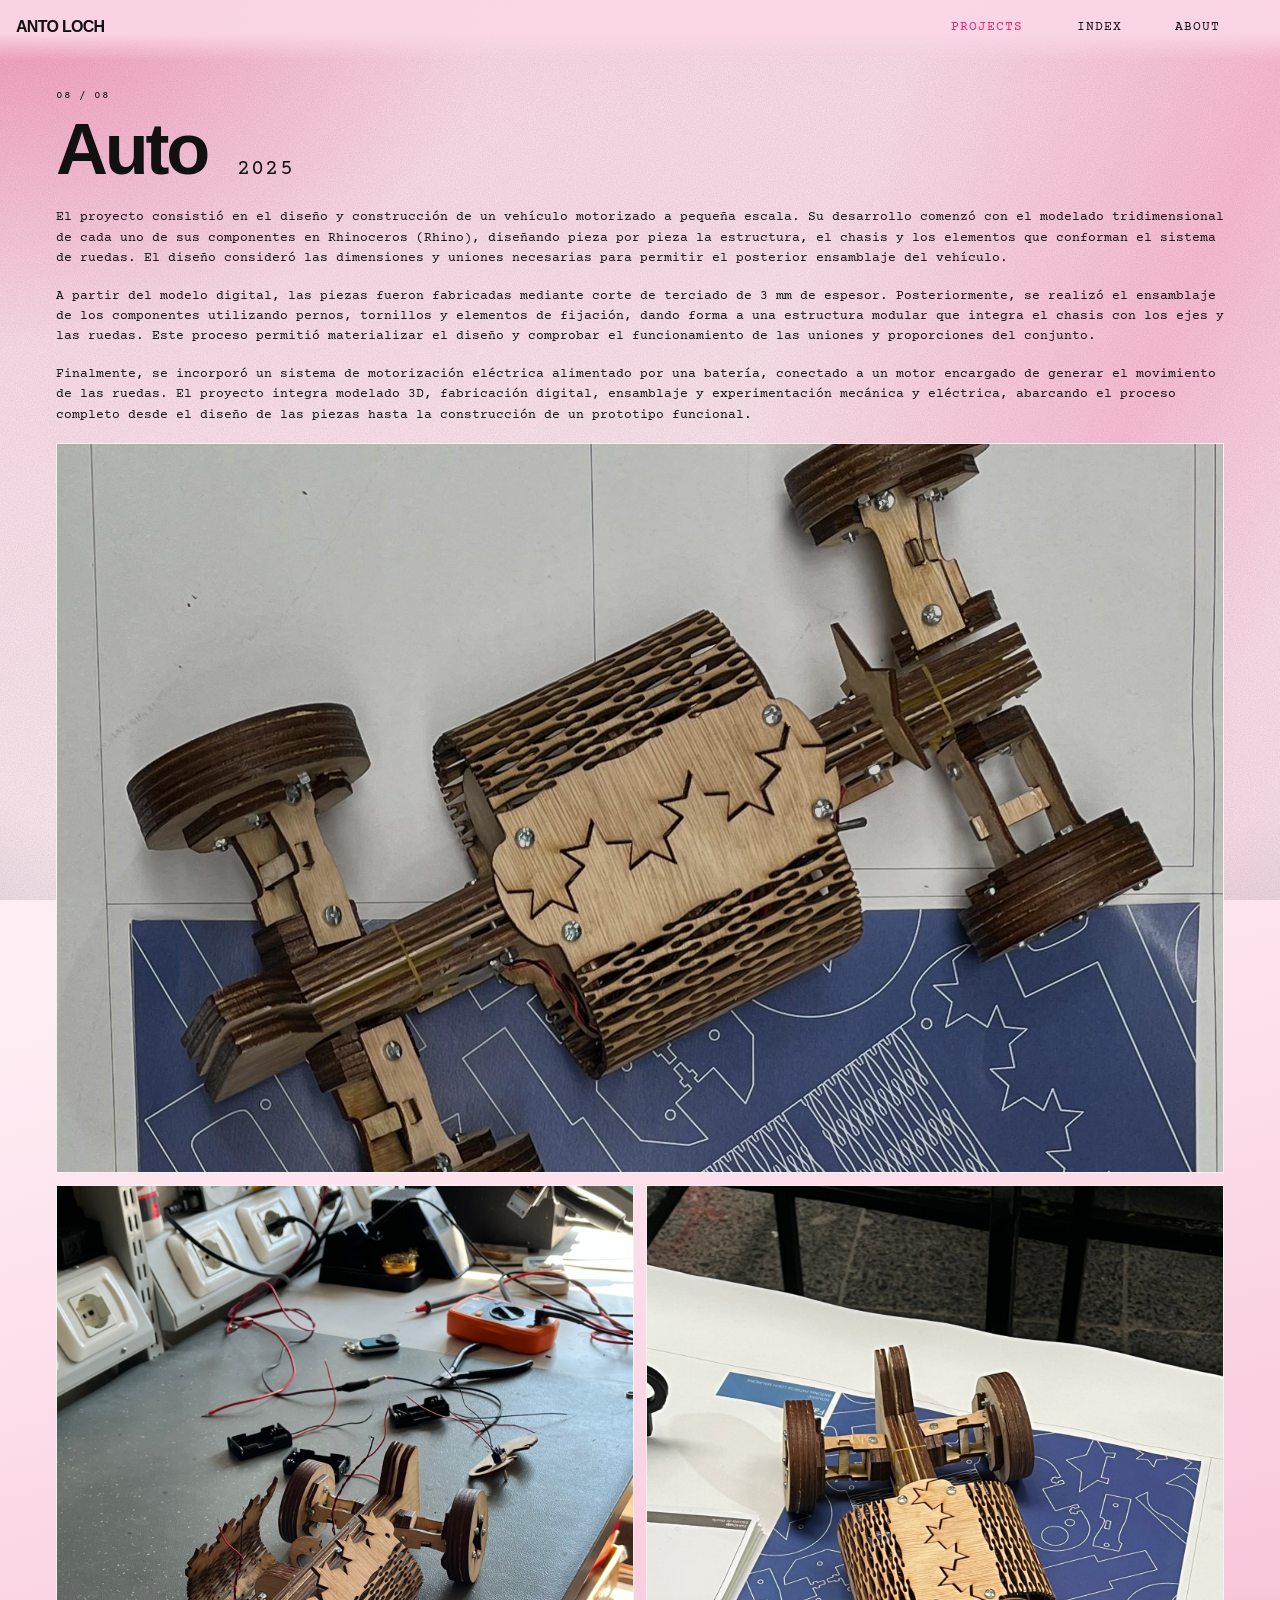
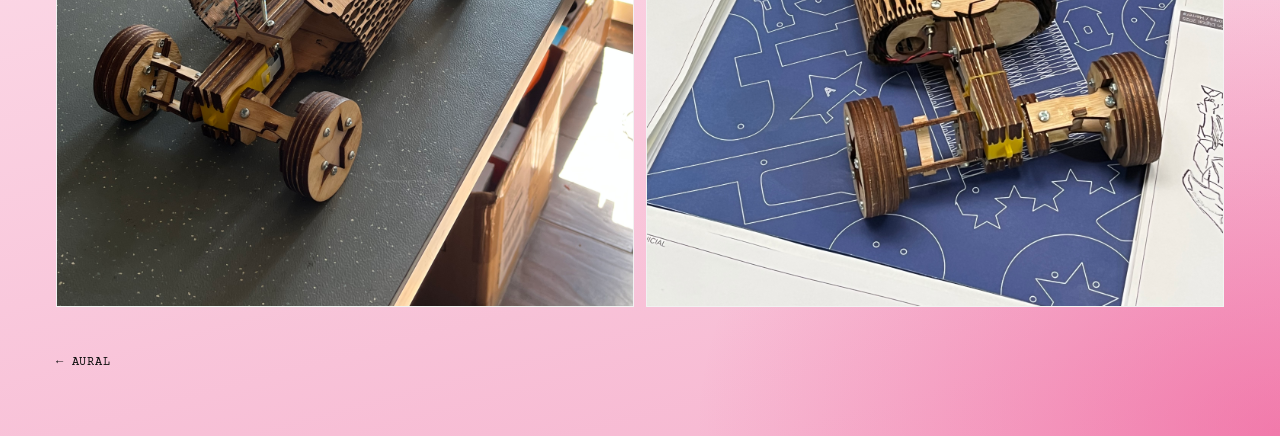
<file: proyecto-08.html>
<!DOCTYPE html>
<html lang="es">
<head>
<meta charset="utf-8">
<meta name="viewport" content="width=device-width, initial-scale=1, viewport-fit=cover">
<title>Auto — Anto Loch</title>
<link rel="preconnect" href="https://fonts.googleapis.com">
<link href="https://fonts.googleapis.com/css2?family=Courier+Prime:wght@400;700&display=swap" rel="stylesheet">
<link rel="stylesheet" href="styles.css">
<link rel="stylesheet" href="cursor.css">
<link rel="stylesheet" href="pages.css">
<link rel="stylesheet" href="detail.css">
</head>
<body class="page-detail">

<header class="top">
  <a class="brand" href="index.html">ANTO LOCH</a>
  <nav class="menu" aria-label="Principal">
    <a href="projects.html" class="is-current">PROJECTS</a>
    <a href="projects.html#index" id="nav-index">INDEX</a>
    <a href="about.html">ABOUT</a>
  </nav>
</header>

<main class="detail">
  <article>
    <p class="num">08 / 08</p>
    <h1>Auto <time class="year" datetime="2025">2025</time></h1>
     
    <div class="desc-cols">

    <p class="desc">
El proyecto consistió en el diseño y construcción de un vehículo motorizado a pequeña escala. Su desarrollo comenzó con el modelado tridimensional de cada uno de sus componentes en Rhinoceros (Rhino), diseñando pieza por pieza la estructura, el chasis y los elementos que conforman el sistema de ruedas. El diseño consideró las dimensiones y uniones necesarias para permitir el posterior ensamblaje del vehículo.
</p>

<p class="desc">
A partir del modelo digital, las piezas fueron fabricadas mediante corte de terciado de 3 mm de espesor. Posteriormente, se realizó el ensamblaje de los componentes utilizando pernos, tornillos y elementos de fijación, dando forma a una estructura modular que integra el chasis con los ejes y las ruedas. Este proceso permitió materializar el diseño y comprobar el funcionamiento de las uniones y proporciones del conjunto.
</p>

<p class="desc">
Finalmente, se incorporó un sistema de motorización eléctrica alimentado por una batería, conectado a un motor encargado de generar el movimiento de las ruedas. El proyecto integra modelado 3D, fabricación digital, ensamblaje y experimentación mecánica y eléctrica, abarcando el proceso completo desde el diseño de las piezas hasta la construcción de un prototipo funcional.
</p>

    <section class="gallery" aria-label="Fotos del proyecto">
      <figure><img src="images/08-1.jpg" alt="Auto — foto 1" onerror="this.remove()"></figure>
      <figure><img src="images/08-2.jpg" alt="Auto — foto 2" onerror="this.remove()"></figure>
      <figure><img src="images/08-3.jpg" alt="Auto — foto 3" onerror="this.remove()"></figure>
    </section>
  </article>

  <nav class="step" aria-label="Otros proyectos">
    <a href="proyecto-07.html">← Aural</a>
   
  </nav>
</main>

<div id="cursor" aria-hidden="true"></div>
<script src="cursor.js"></script>
</body>
</html>
</file>
<file: styles.css>
/* 
   ANTO LOCH 
   Orden de los archivos CSS del proyecto:
   1. styles.css    variables, fondo, menú de arriba y Home
   2. cursor.css    cursor rosado 
   3. projects.css  página Projects (carrusel y lista INDEX)
   4. pages.css     base común de las páginas interiores
   5. detail.css    páginas de cada proyecto
   6. about.css     página About
   */

:root{
  --fucsia:#EA2274;
  --ink:#111111;
  --helv:"Helvetica Neue",Helvetica,Arial,sans-serif;
  --mono:"Courier Prime","Courier New",ui-monospace,monospace;
  --grano:url("data:image/svg+xml;utf8,<svg xmlns='http://www.w3.org/2000/svg' width='220' height='220'><filter id='n'><feTurbulence type='fractalNoise' baseFrequency='.85' numOctaves='2' stitchTiles='stitch'/><feColorMatrix values='0 0 0 0 0  0 0 0 0 0  0 0 0 0 0  0 0 0 .55 0'/></filter><rect width='100%' height='100%' filter='url(%23n)'/></svg>");
}
*{box-sizing:border-box}
html,body{height:100%}
body{
  margin:0;color:var(--ink);font:13px/1.55 var(--mono);overflow:hidden;
  background:
    radial-gradient(700px 500px at 0% 0%,#EA227455,#EA227400 70%),
    radial-gradient(900px 700px at 100% 100%,#EA227466,#EA227400 65%),
    linear-gradient(165deg,#FFD9E8 0%,#FFEFF5 42%,#F6B4CF 100%) fixed;
  background-color:#FFE3EE;
}
body::after{
  content:"";position:fixed;inset:0;pointer-events:none;z-index:9999;
  background:var(--grano);opacity:.2;mix-blend-mode:multiply;animation:grano .9s steps(6) infinite;
}
body::before{
  content:"";position:fixed;inset:0;pointer-events:none;z-index:9998;
  background:
    radial-gradient(120% 120% at 50% 45%,#0000 55%,#11111955 100%),
    linear-gradient(115deg,#EA227400 55%,#FF5FA244 78%,#FFB3D100 100%);
  mix-blend-mode:multiply;
}
@keyframes grano{
  0%{background-position:0 0}20%{background-position:-40px 25px}40%{background-position:30px -50px}
  60%{background-position:-20px -30px}80%{background-position:50px 40px}100%{background-position:0 0}
}

/* Header */
.top{position:fixed;left:16px;right:16px;top:max(14px,env(safe-area-inset-top));z-index:10;display:flex;align-items:center;gap:18px}
.brand{margin-right:auto;font:700 16px/1 var(--helv);letter-spacing:-.045em;color:var(--ink);text-decoration:none;transition:color .18s ease}
.brand:hover,.brand:active{color:var(--fucsia)}
.brand:focus-visible{outline:2px solid var(--ink);outline-offset:3px}
.menu{display:flex;align-items:center;gap:32px;margin-right:34px}
.menu a{
  font:400 13px/1 var(--mono);letter-spacing:.08em;text-transform:uppercase;color:var(--ink);
  text-decoration:none;display:inline-block;
  /* el espaciado de letras deja un hueco a la derecha: se compensa a la izquierda */
  padding:7px 10px 5px calc(10px + .08em);
  transition:background-color .16s ease,color .16s ease;
}
@media (hover:hover){.menu a:hover{background:var(--fucsia);color:#fff}}
.menu a:active{background:var(--fucsia);color:#fff}
.menu a.is-current{color:var(--fucsia);background:none}
.menu a:focus-visible{outline:2px solid var(--ink);outline-offset:3px}

/* Home */
.home{position:fixed;inset:0}
#hero{position:absolute;inset:0;width:100%;height:100%;touch-action:none}

.marquee{position:absolute;right:12px;top:58px;bottom:24px;width:14px;overflow:hidden;z-index:4;pointer-events:none}
.marquee span{
  display:block;white-space:nowrap;writing-mode:vertical-rl;
  font:400 10px/1 var(--mono);letter-spacing:.1em;color:#111111aa;animation:mq 60s linear infinite;
}
@keyframes mq{to{transform:translateY(-50%)}}


@media (max-width:700px){
  .menu{gap:9px;margin-right:30px}
  .menu a{font-size:11px;padding:6px 7px 4px calc(7px + .08em);position:relative}
  .menu a::after{content:"";position:absolute;inset:-12px -4px}   /* amplía la zona de toque sin cambiar cómo se ve */
  .brand{font-size:14px}
  .marquee{right:8px}
}

/* Texto solo para lectores de pantalla (títulos y etiquetas que no se ven) */
.sr-only{position:absolute;width:1px;height:1px;margin:-1px;padding:0;overflow:hidden;clip:rect(0 0 0 0);white-space:nowrap;border:0}
</file>
<file: cursor.css>
/* Cursor rosado (solo con mouse) */
#cursor{
  position:fixed;left:0;top:0;z-index:10000;width:12px;height:12px;margin:-6px 0 0 -6px;
  border-radius:50%;background:var(--fucsia);pointer-events:none;opacity:0;
  transition:opacity .12s ease;will-change:transform;
}
#cursor.on{opacity:1}
@media (hover:hover) and (pointer:fine){html,body,a,canvas,input,textarea,button,select,label{cursor:none}}
@media (hover:none),(pointer:coarse){#cursor{display:none}}
</file>
<file: pages.css>
/* =====================================================
   PÁGINAS INTERIORES (proyectos y About): base común
   ===================================================== */

/* la ventana scrollea normalmente y el fondo cubre toda la página
   (Safari del iPhone no soporta background-attachment:fixed) */
html:has(body.page-detail),html:has(body.page-about){height:auto;min-height:100%}
body.page-detail,body.page-about{height:auto;min-height:100%;overflow-x:hidden;overflow-y:auto;background-attachment:scroll}

/* fondo, grano y viñeta quedan DETRÁS del contenido */
body.page-detail::before,body.page-detail::after,
body.page-about::before,body.page-about::after{z-index:0}

.detail,.about{position:relative;z-index:1;padding:90px 16px 64px;max-width:1200px;margin:0 auto}
.desc{max-width:560px;margin:0 0 40px}

/* menú de arriba con fondo suave para que no se mezcle con el texto al hacer scroll */
body.page-detail .top,body.page-about .top{
  left:0;right:0;top:0;
  padding:max(14px,env(safe-area-inset-top)) 16px 22px;
  background:linear-gradient(to bottom,rgba(250,214,230,.94) 55%,rgba(250,214,230,0));
}
</file>
<file: about.css>
/* =====================================================
   PÁGINA ABOUT: tarjeta de identidad, texto y formulario
   ===================================================== */
.about{max-width:860px}

/* ---------- tarjeta (flexbox) ---------- */
.about .id{
  position:relative;display:flex;align-items:flex-start;gap:32px;
  padding:28px 30px 30px;background:#f5f0e6;color:#1a1a1a;border-radius:14px;
  border:1px solid rgba(0,0,0,.08);transform:rotate(-1deg);
  box-shadow:0 1px 0 rgba(255,255,255,.8) inset,0 16px 36px rgba(120,20,70,.2),0 2px 6px rgba(0,0,0,.12);
}
.about .id-info{flex:1 1 0;min-width:0}
.about .id-brand{margin:0 0 8px;font:700 24px/1 var(--helv);letter-spacing:-.045em}
.about .id-sub{margin:0 0 30px;max-width:30ch;font:400 11px/1.5 var(--mono);letter-spacing:.04em;text-transform:uppercase}

.about .id-fields{margin:0}
.about .id-fields div{display:flex;align-items:baseline;gap:10px;margin:0 0 16px}
.about .id-fields dt{flex:none;font:400 12px/1 var(--mono);letter-spacing:.04em}
.about .id-fields dd{
  flex:1;margin:0;padding:0 6px 1px;border-bottom:1px solid #1a1a1a;
  font:400 15px/1.5 var(--mono);color:var(--ink);
}
.about .id-no{margin:26px 0 0;font:700 12px/1 var(--mono);letter-spacing:.04em}

/* foto con marco de fotomatón */
.about .id-photo{position:relative;flex:0 0 210px;padding:14px}
.about .id-photo::before{
  content:"";position:absolute;inset:0;pointer-events:none;z-index:2;background-repeat:no-repeat;
  background-image:
    linear-gradient(#111,#111),linear-gradient(#111,#111),linear-gradient(#111,#111),linear-gradient(#111,#111),
    linear-gradient(#111,#111),linear-gradient(#111,#111),linear-gradient(#111,#111),linear-gradient(#111,#111);
  background-position:left top,left top,right top,right top,left bottom,left bottom,right bottom,right bottom;
  background-size:24px 3px,3px 24px,24px 3px,3px 24px,24px 3px,3px 24px,24px 3px,3px 24px;
}
.about .id-photo figure{
  position:relative;margin:0;aspect-ratio:4/5;overflow:hidden;
  background:#ddd6c8;border:3px solid #111;
}
.about .id-photo span{
  position:absolute;left:0;right:0;bottom:12px;text-align:center;
  font:italic 400 11px/1 var(--mono);letter-spacing:.06em;color:#7a7468;
}
.about .id-photo img{
  position:absolute;inset:0;width:100%;height:100%;object-fit:cover;
  filter:grayscale(1) contrast(1.05);   /* ← borra esta línea si quieres la foto a color */
}

/* sello */
.about .stamp{
  position:absolute;right:-22px;bottom:-40px;width:116px;height:116px;
  color:var(--fucsia);opacity:.8;mix-blend-mode:multiply;transform:rotate(-14deg);pointer-events:none;
}

/* ---------- texto + formulario (flexbox) ---------- */
.about .rest{display:flex;align-items:flex-start;gap:56px;margin-top:64px}
.about .me,.about .contact{flex:1 1 0;min-width:0}
.about .bio{margin:0 0 18px;max-width:42ch}

.about .links{list-style:none;margin:26px 0 0;padding:0;font:700 11px/1.7 var(--mono)}
.about .links a{color:inherit;text-decoration:none}
.about .links a:hover,.about .links a:focus-visible{color:var(--fucsia);outline:none}

.about .contact{
  padding:16px 18px 18px 22px;border:1px solid rgba(0,0,0,.45);border-left:12px solid var(--fucsia);
  background:rgba(255,255,255,.4);
}
.about .ttl{margin:0 0 12px;font:400 13px/1 var(--mono);letter-spacing:.04em}
.about .contact input,.about .contact textarea{
  display:block;width:100%;margin:0 0 12px;padding:4px 0;
  border:0;border-bottom:1px solid rgba(0,0,0,.3);border-radius:0;background:transparent;
  font:400 13px/1.4 var(--mono);color:var(--ink);resize:none;
}
.about .contact input:focus,.about .contact textarea:focus{outline:none;border-bottom-color:var(--fucsia)}
.about .contact ::placeholder{color:rgba(0,0,0,.65)}
.about .contact button{
  display:block;margin-left:auto;padding:5px 14px;border:0;border-radius:0;
  background:var(--fucsia);color:#fff;font:400 12px/1.4 var(--mono);letter-spacing:.06em;
}
.about .contact button:hover{filter:brightness(1.1)}

/* ---------- fondo rosado (igual que las otras páginas) con píxeles negros (about.js) ---------- */
#rain{position:fixed;inset:0;width:100%;height:100%;z-index:0;pointer-events:none;filter:blur(1.2px)}

/* ---------- mobile ---------- */
@media (max-width:700px){
  .about .id{flex-direction:column;align-items:stretch;padding:22px 20px 26px;transform:none}
  .about .id-info{flex:none}
  .about .id-photo{order:-1;flex:none;width:62%}
  .about .stamp{width:92px;height:92px;right:-6px;bottom:-30px}
  .about .id-fields dd{font-size:13px}
  .about .rest{flex-direction:column;align-items:stretch;gap:34px;margin-top:56px}
  .about .me,.about .contact{flex:none}
  /* 16px evita que el iPhone haga zoom automático al tocar un campo */
  .about .contact input,.about .contact textarea{font-size:16px}
}
</file>
<file: detail.css>
/* 
   página de cada proyecto (proyecto-01.html ... proyecto-08.html)
    */

.detail .num{margin:0 0 14px;font:400 11px/1 var(--mono);letter-spacing:.06em}
.detail h1{margin:0 0 24px;font:700 clamp(32px,6vw,72px)/.95 var(--helv);letter-spacing:-.045em}
.detail h1 .year{
  font:400 .3em/1 var(--mono);   /* tamaño: 30% del título, en Courier Prime */
  letter-spacing:.06em;
  margin-left:.6em;
}

/* descripción: el texto corre a lo ancho de la pantalla y cada párrafo va debajo del anterior */
.detail .desc-cols{margin-bottom:40px}
.detail .desc-cols .desc{max-width:none;margin:0 0 18px}

/* galería (flexbox): la primera foto ocupa todo el ancho y las demás van de a dos */
.gallery{display:flex;flex-wrap:wrap;gap:12px}
.gallery figure{
  flex:1 1 calc(50% - 6px);margin:0;position:relative;overflow:hidden;
  aspect-ratio:4/5;background:#d9d9d9;border:1px solid #ffffffaa;
}
.gallery figure:first-child{flex-basis:100%;aspect-ratio:16/10}
.gallery img{position:absolute;inset:0;width:100%;height:100%;object-fit:cover}

/* enlaces al proyecto anterior / siguiente */
.step{display:flex;justify-content:space-between;gap:24px;margin-top:48px}
.step a{
  font:400 12px/1.4 var(--mono);letter-spacing:.06em;text-transform:uppercase;
  color:var(--ink);text-decoration:none;transition:color .16s ease;
}
.step a.right{margin-left:auto}
.step a:hover,.step a:focus-visible{color:var(--fucsia);outline:none}

/* mobil*/
@media (max-width:700px){
  .gallery figure,.gallery figure:first-child{flex-basis:100%;aspect-ratio:4/5}
}
</file>
